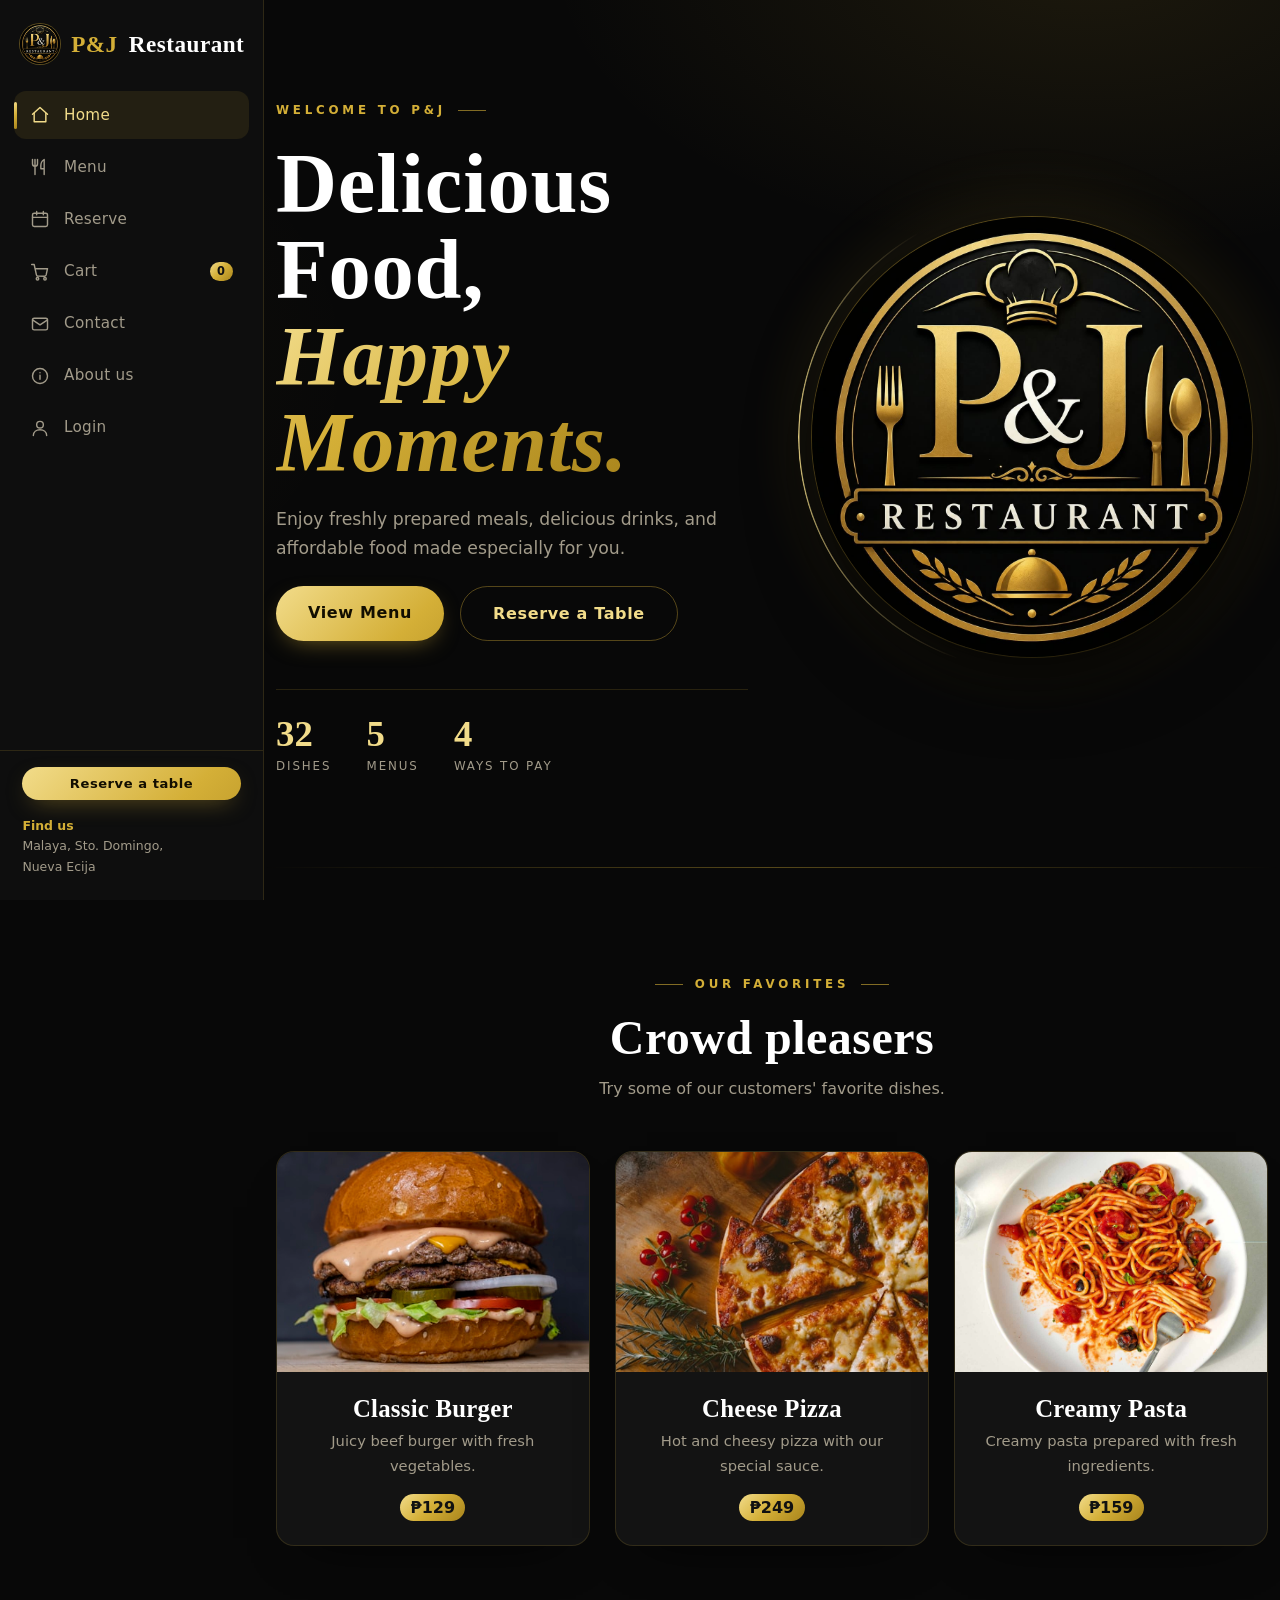
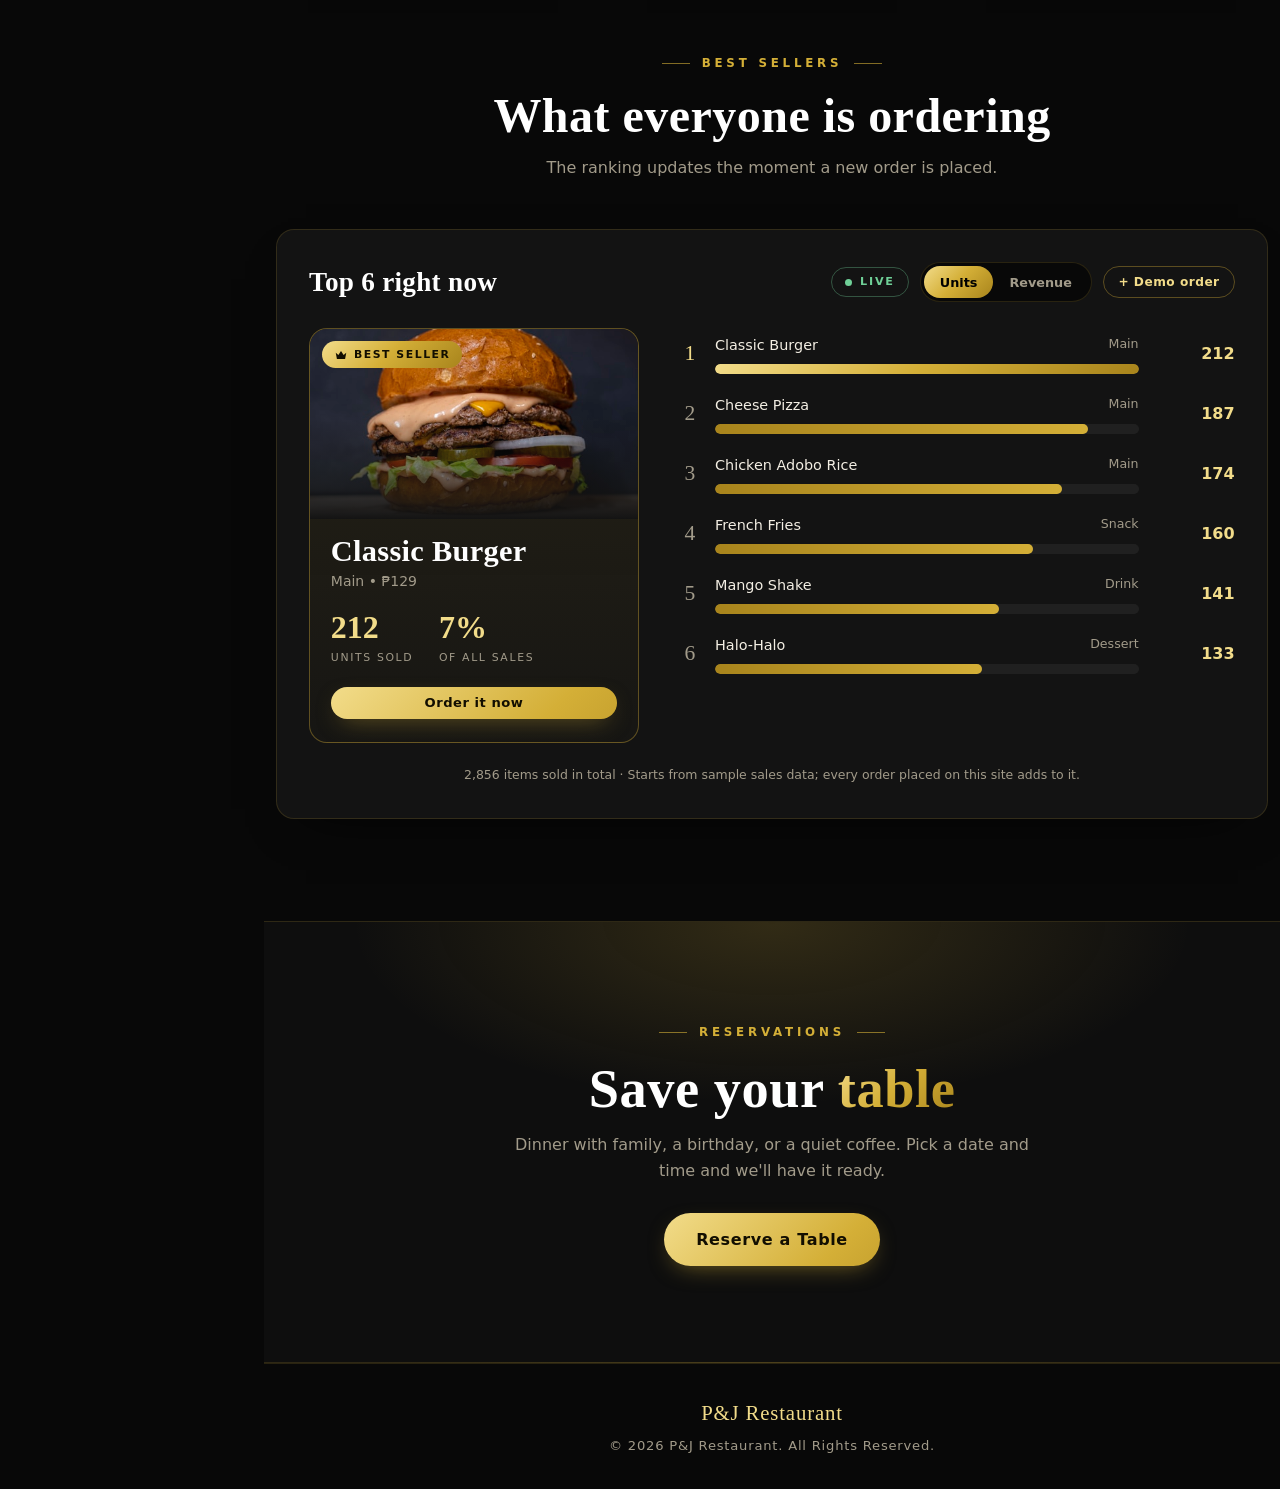
<file: index.html>
<!DOCTYPE html>
<html lang="en" data-bs-theme="dark">
<head>
  <meta charset="UTF-8">
  <meta name="viewport" content="width=device-width, initial-scale=1.0">
  <meta name="theme-color" content="#080808">
  <title>P&amp;J Restaurant</title>
  <link rel="icon" href="files/Logo.jpg">
   <link rel="stylesheet" href="bcs/bootstrap.min.css"> <!-- bootstrap -->
  <link rel="stylesheet" href="css/theme.css"> <!-- black & gold theme (all pages) -->
</head>
<body>

<!-- Mobile top bar + burger -->
<header class="topbar d-lg-none">
  <a href="index.html" class="brand"><img src="files/Logo.jpg" alt=""><span>P&amp;J</span></a>
  <button class="burger" type="button" data-bs-toggle="offcanvas" data-bs-target="#mainNav" aria-controls="mainNav" aria-label="Open menu"><svg viewBox="0 0 24 24" fill="none" stroke="currentColor" stroke-width="2" stroke-linecap="round" aria-hidden="true"><path d="M4 7h16M4 12h16M4 17h10"/></svg></button>
</header>

<!-- Sidebar: fixed on desktop, slide-in menu on mobile -->
<aside id="mainNav" class="sidebar offcanvas-lg offcanvas-start" tabindex="-1" aria-label="Main navigation">
  <div class="sidebar-head">
    <a href="index.html" class="brand"><img src="files/Logo.jpg" alt="P&amp;J Restaurant logo"><span>P&amp;J</span> Restaurant</a>
    <button type="button" class="btn-close d-lg-none" data-bs-dismiss="offcanvas" data-bs-target="#mainNav" aria-label="Close menu"></button>
  </div>
  <div class="sidebar-body">
    <nav class="navbar-nav">
        <a href="index.html" class="nav-link active" aria-current="page"><span class="nav-ico" aria-hidden="true"><svg viewBox="0 0 24 24" aria-hidden="true"><path d="M3 11l9-8 9 8"/><path d="M5 10v10h14V10"/></svg></span><span class="nav-text">Home</span></a>
        <a href="menu.html" class="nav-link"><span class="nav-ico" aria-hidden="true"><svg viewBox="0 0 24 24" aria-hidden="true"><path d="M6 3v7M3 3v5a3 3 0 0 0 6 0V3M6 10v11"/><path d="M17 21V3c-2.5 1.5-4 4-4 7.5V14h4"/></svg></span><span class="nav-text">Menu</span></a>
        <a href="reservation.html" class="nav-link"><span class="nav-ico" aria-hidden="true"><svg viewBox="0 0 24 24" aria-hidden="true"><rect x="3" y="5" width="18" height="16" rx="2"/><path d="M3 10h18M8 3v4M16 3v4"/></svg></span><span class="nav-text">Reserve</span></a>
        <a href="cart.html" class="nav-link"><span class="nav-ico" aria-hidden="true"><svg viewBox="0 0 24 24" aria-hidden="true"><circle cx="9" cy="20" r="1.5"/><circle cx="18" cy="20" r="1.5"/><path d="M2 3h3l2.7 12.4a2 2 0 0 0 2 1.6h7.7a2 2 0 0 0 2-1.5L21 8H6"/></svg></span><span class="nav-text">Cart</span> <span id="cartCount" class="badge bg-warning text-dark">0</span></a>
        <a href="contact.html" class="nav-link"><span class="nav-ico" aria-hidden="true"><svg viewBox="0 0 24 24" aria-hidden="true"><rect x="3" y="5" width="18" height="14" rx="2"/><path d="M3 7l9 6 9-6"/></svg></span><span class="nav-text">Contact</span></a>
        <a href="a.html" class="nav-link"><span class="nav-ico" aria-hidden="true"><svg viewBox="0 0 24 24" aria-hidden="true"><circle cx="12" cy="12" r="9"/><path d="M12 11v5M12 8h.01"/></svg></span><span class="nav-text">About us</span></a>
        <a href="login.html" class="nav-link"><span class="nav-ico" aria-hidden="true"><svg viewBox="0 0 24 24" aria-hidden="true"><circle cx="12" cy="8" r="4"/><path d="M4 21c0-4.4 3.6-7 8-7s8 2.6 8 7"/></svg></span><span class="nav-text">Login</span></a>
    </nav>
  </div>
  <div class="sidebar-foot">
    <a href="reservation.html" class="btn btn-warning btn-sm w-100 mb-3">Reserve a table</a>
    <b>Find us</b><br>Malaya, Sto. Domingo,<br>Nueva Ecija
  </div>
</aside>


<main>
<section class="hero">
  <div class="container">
    <div class="row align-items-center g-5">
      <div class="hero-text col-lg-6">
        <span class="eyebrow left">Welcome to P&amp;J</span>
        <h1>Delicious Food,<br><em>Happy Moments.</em></h1>
        <p class="lead">Enjoy freshly prepared meals, delicious drinks, and affordable food made especially for you.</p>
        <div class="hero-buttons mt-4 d-flex flex-wrap gap-3">
          <a href="menu.html" class="btn btn-warning btn-lg">View Menu</a>
          <a href="reservation.html" class="btn btn-outline-dark btn-lg">Reserve a Table</a>
        </div>
        <div class="hero-stats">
          <div><b data-count="32">0</b><span>Dishes</span></div>
          <div><b data-count="5">0</b><span>Menus</span></div>
          <div><b data-count="4">0</b><span>Ways to pay</span></div>
        </div>
      </div>
      <div class="hero-image col-lg-6">
        <div class="hero-emblem"><img src="files/Logo.jpg" alt="P&amp;J Restaurant"></div>
      </div>
    </div>
  </div>
</section>

<hr class="hairline">

<section class="featured section">
  <div class="container">
    <div class="section-head reveal">
      <span class="eyebrow">Our Favorites</span>
      <h2>Crowd pleasers</h2>
      <p>Try some of our customers' favorite dishes.</p>
    </div>
    <div class="food-container">
      <div class="reveal" style="--d:.05s">
        <div class="food-card card h-100">
          <div class="overflow-hidden"><img src="files/burger.jpg" class="card-img-top" alt="Burger"></div>
          <div class="card-body text-center">
            <h3>Classic Burger</h3>
            <p class="text-muted">Juicy beef burger with fresh vegetables.</p>
            <strong class="badge bg-warning text-dark fs-6">₱129</strong>
          </div>
        </div>
      </div>
      <div class="reveal" style="--d:.15s">
        <div class="food-card card h-100">
          <div class="overflow-hidden"><img src="files/pizza.jpg" class="card-img-top" alt="Pizza"></div>
          <div class="card-body text-center">
            <h3>Cheese Pizza</h3>
            <p class="text-muted">Hot and cheesy pizza with our special sauce.</p>
            <strong class="badge bg-warning text-dark fs-6">₱249</strong>
          </div>
        </div>
      </div>
      <div class="reveal" style="--d:.25s">
        <div class="food-card card h-100">
          <div class="overflow-hidden"><img src="files/pasta.jpg" class="card-img-top" alt="Pasta"></div>
          <div class="card-body text-center">
            <h3>Creamy Pasta</h3>
            <p class="text-muted">Creamy pasta prepared with fresh ingredients.</p>
            <strong class="badge bg-warning text-dark fs-6">₱159</strong>
          </div>
        </div>
      </div>
    </div>
  </div>
</section>

<section class="section pt-0" id="bestsellers">
  <div class="container">
    <div class="section-head reveal">
      <span class="eyebrow">Best Sellers</span>
      <h2>What everyone is ordering</h2>
      <p>The ranking updates the moment a new order is placed.</p>
    </div>
    <div class="sales reveal" id="salesChart">
      <div class="sales-card surface">
        <div class="sales-top">
          <h3>Top 6 right now</h3>
          <div class="sales-tools">
            <span class="live-pill" id="liveDot" hidden><i></i>Live</span>
            <div class="seg" id="metricSeg" role="group" aria-label="Chart metric">
              <button type="button" class="on" data-m="units">Units</button>
              <button type="button" data-m="revenue">Revenue</button>
            </div>
            <button type="button" id="demoOrder" class="btn btn-outline-dark sales-demo" title="Adds a random order so you can watch the chart react">+ Demo order</button>
          </div>
        </div>
        <div class="sales-grid">
          <div class="spotlight" id="spotlight">
            <span class="crown"><svg viewBox="0 0 24 24" aria-hidden="true"><path d="M3 8l4.5 4L12 5l4.5 7L21 8l-2 11H5z"/></svg>Best seller</span>
            <div class="spotlight-img" id="spotImg">🍽️</div>
            <div class="spotlight-body">
              <h4>—</h4>
              <small></small>
              <div class="spotlight-stats">
                <div><b data-s="value" data-v="0">0</b><span data-s="label">units sold</span></div>
                <div><b data-s="share">0%</b><span>of all sales</span></div>
              </div>
              <a href="menu.html" class="btn btn-warning btn-sm">Order it now</a>
            </div>
          </div>
          <div class="rank-list" id="rankList" aria-label="Best selling products ranking"></div>
        </div>
        <p class="sales-foot"><span id="salesTotal"></span> · Starts from sample sales data; every order placed on this site adds to it.</p>
      </div>
    </div>
  </div>
</section>

<section class="reserve-band">
  <div class="container reveal">
    <span class="eyebrow">Reservations</span>
    <h2>Save your <span class="gold-text">table</span></h2>
    <p>Dinner with family, a birthday, or a quiet coffee. Pick a date and time and we'll have it ready.</p>
    <a href="reservation.html" class="btn btn-warning btn-lg">Reserve a Table</a>
  </div>
</section>
</main>


<footer>
  <span class="foot-brand">P&amp;J Restaurant</span>
  <p>© 2026 P&amp;J Restaurant. All Rights Reserved.</p>
</footer>

<script src="botjs/bootstrap.bundle.min.js"></script>
<script src="js/script.js"></script>
<script src="js/account.js"></script>
<script src="js/sales.js"></script>
<script src="js/ui.js"></script>
</body>
</html>
</file>
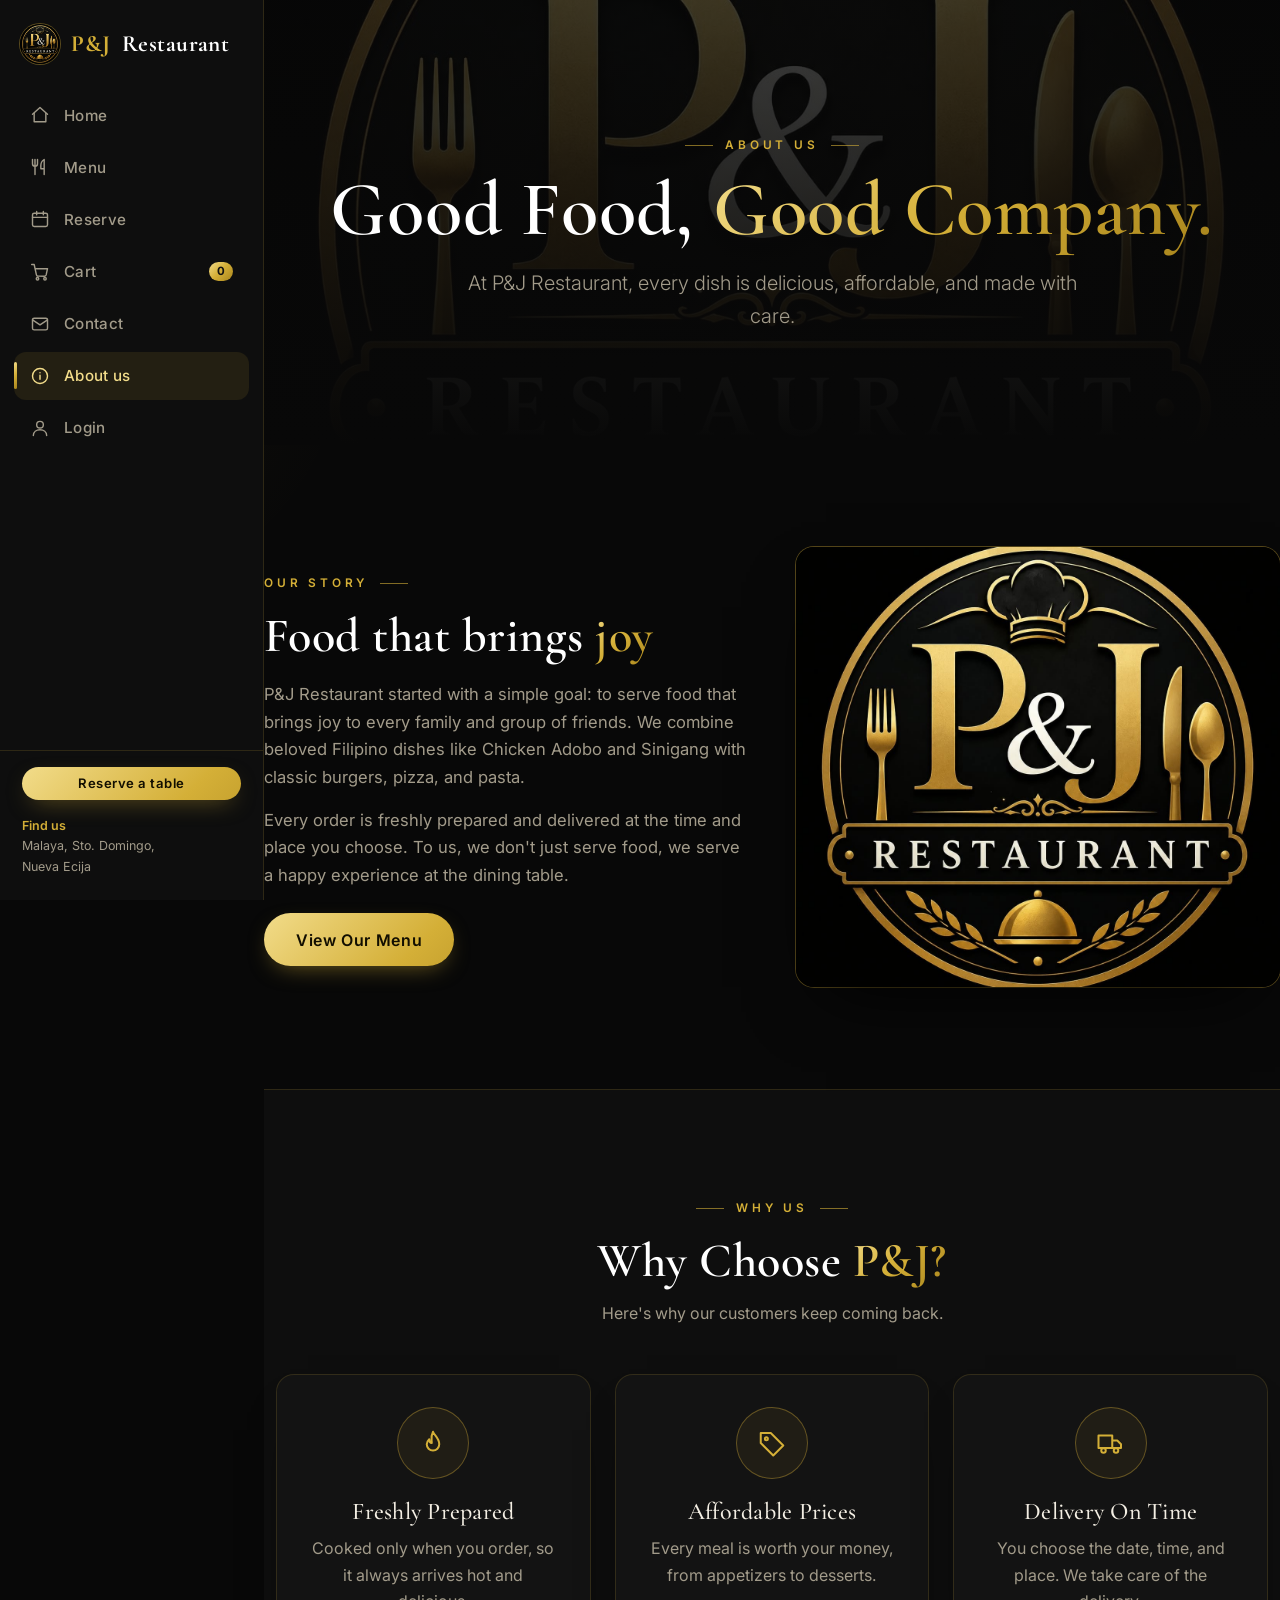
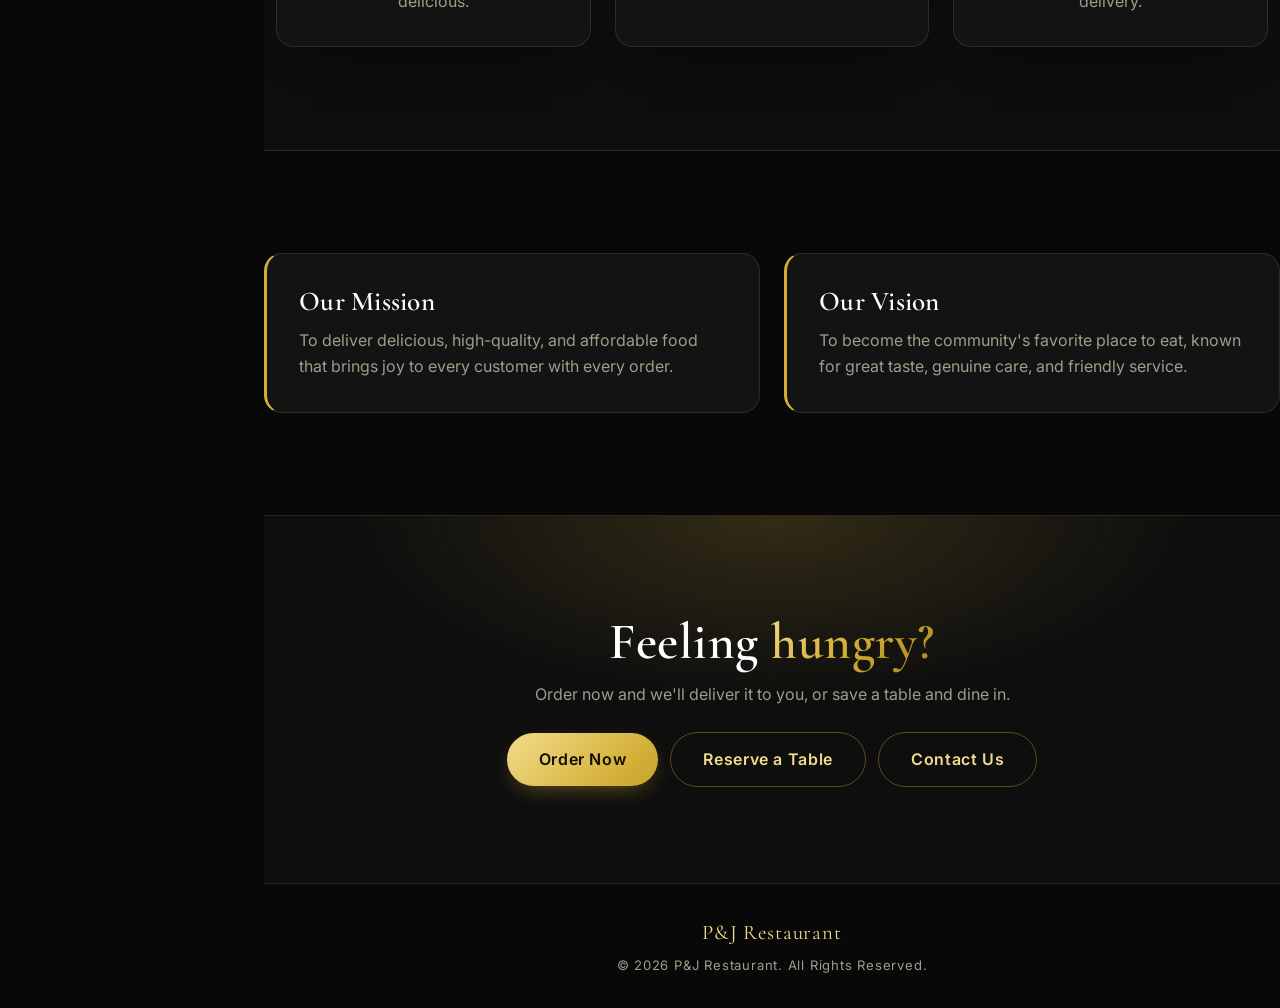
<file: a.html>
<!DOCTYPE html>
<html lang="en" data-bs-theme="dark">
<head>
  <meta charset="UTF-8">
  <meta name="viewport" content="width=device-width, initial-scale=1.0">
  <meta name="theme-color" content="#080808">
  <title>About | P&amp;J Restaurant</title>
  <link rel="icon" href="files/Logo.jpg">
  <link rel="preconnect" href="https://fonts.googleapis.com">
  <link rel="preconnect" href="https://fonts.gstatic.com" crossorigin>
  <link href="https://fonts.googleapis.com/css2?family=Cormorant+Garamond:ital,wght@0,500;0,600;0,700;1,500;1,600&family=Inter:wght@400;500;600&display=swap" rel="stylesheet">
  <link rel="stylesheet" href="bcs/bootstrap.min.css"> <!-- bootstrap -->
  <link rel="stylesheet" href="css/theme.css"> <!-- black & gold theme (all pages) -->
</head>
<body>

<!-- Mobile top bar + burger -->
<header class="topbar d-lg-none">
  <a href="index.html" class="brand"><img src="files/Logo.jpg" alt=""><span>P&amp;J</span></a>
  <button class="burger" type="button" data-bs-toggle="offcanvas" data-bs-target="#mainNav" aria-controls="mainNav" aria-label="Open menu"><svg viewBox="0 0 24 24" fill="none" stroke="currentColor" stroke-width="2" stroke-linecap="round" aria-hidden="true"><path d="M4 7h16M4 12h16M4 17h10"/></svg></button>
</header>

<!-- Sidebar: fixed on desktop, slide-in menu on mobile -->
<aside id="mainNav" class="sidebar offcanvas-lg offcanvas-start" tabindex="-1" aria-label="Main navigation">
  <div class="sidebar-head">
    <a href="index.html" class="brand"><img src="files/Logo.jpg" alt="P&amp;J Restaurant logo"><span>P&amp;J</span> Restaurant</a>
    <button type="button" class="btn-close d-lg-none" data-bs-dismiss="offcanvas" data-bs-target="#mainNav" aria-label="Close menu"></button>
  </div>
  <div class="sidebar-body">
    <nav class="navbar-nav">
        <a href="index.html" class="nav-link"><span class="nav-ico" aria-hidden="true"><svg viewBox="0 0 24 24" aria-hidden="true"><path d="M3 11l9-8 9 8"/><path d="M5 10v10h14V10"/></svg></span><span class="nav-text">Home</span></a>
        <a href="menu.html" class="nav-link"><span class="nav-ico" aria-hidden="true"><svg viewBox="0 0 24 24" aria-hidden="true"><path d="M6 3v7M3 3v5a3 3 0 0 0 6 0V3M6 10v11"/><path d="M17 21V3c-2.5 1.5-4 4-4 7.5V14h4"/></svg></span><span class="nav-text">Menu</span></a>
        <a href="reservation.html" class="nav-link"><span class="nav-ico" aria-hidden="true"><svg viewBox="0 0 24 24" aria-hidden="true"><rect x="3" y="5" width="18" height="16" rx="2"/><path d="M3 10h18M8 3v4M16 3v4"/></svg></span><span class="nav-text">Reserve</span></a>
        <a href="cart.html" class="nav-link"><span class="nav-ico" aria-hidden="true"><svg viewBox="0 0 24 24" aria-hidden="true"><circle cx="9" cy="20" r="1.5"/><circle cx="18" cy="20" r="1.5"/><path d="M2 3h3l2.7 12.4a2 2 0 0 0 2 1.6h7.7a2 2 0 0 0 2-1.5L21 8H6"/></svg></span><span class="nav-text">Cart</span> <span id="cartCount" class="badge bg-warning text-dark">0</span></a>
        <a href="contact.html" class="nav-link"><span class="nav-ico" aria-hidden="true"><svg viewBox="0 0 24 24" aria-hidden="true"><rect x="3" y="5" width="18" height="14" rx="2"/><path d="M3 7l9 6 9-6"/></svg></span><span class="nav-text">Contact</span></a>
        <a href="a.html" class="nav-link active" aria-current="page"><span class="nav-ico" aria-hidden="true"><svg viewBox="0 0 24 24" aria-hidden="true"><circle cx="12" cy="12" r="9"/><path d="M12 11v5M12 8h.01"/></svg></span><span class="nav-text">About us</span></a>
        <a href="login.html" class="nav-link"><span class="nav-ico" aria-hidden="true"><svg viewBox="0 0 24 24" aria-hidden="true"><circle cx="12" cy="8" r="4"/><path d="M4 21c0-4.4 3.6-7 8-7s8 2.6 8 7"/></svg></span><span class="nav-text">Login</span></a>
    </nav>
  </div>
  <div class="sidebar-foot">
    <a href="reservation.html" class="btn btn-warning btn-sm w-100 mb-3">Reserve a table</a>
    <b>Find us</b><br>Malaya, Sto. Domingo,<br>Nueva Ecija
  </div>
</aside>


<section class="about-hero">
  <div class="container">
    <span class="eyebrow">About us</span>
    <h1>Good Food, <span class="gold-text">Good Company.</span></h1>
    <p class="lead mx-auto mt-3" style="max-width: 620px;">At P&amp;J Restaurant, every dish is delicious, affordable, and made with care.</p>
  </div>
</section>

<main>
<!-- Our Story -->
<section class="container section">
  <div class="row align-items-center g-5">
    <div class="col-lg-6 story-text reveal">
      <span class="eyebrow left">Our Story</span>
      <h2 class="mb-3">Food that brings <span class="gold-text">joy</span></h2>
      <p>P&amp;J Restaurant started with a simple goal: to serve food that brings joy to every family and group of friends. We combine beloved Filipino dishes like Chicken Adobo and Sinigang with classic burgers, pizza, and pasta.</p>
      <p>Every order is freshly prepared and delivered at the time and place you choose. To us, we don't just serve food, we serve a happy experience at the dining table.</p>
      <a href="menu.html" class="btn btn-warning btn-lg mt-2">View Our Menu</a>
    </div>
    <div class="col-lg-6 text-center story-image reveal" style="--d:.15s">
      <img src="files/Logo.jpg" alt="P&amp;J Restaurant" class="img-fluid">
    </div>
  </div>
</section>

<!-- Why Choose Us -->
<section class="why-us section">
  <div class="container">
    <div class="section-head reveal">
      <span class="eyebrow">Why us</span>
      <h2>Why Choose <span class="gold-text">P&amp;J?</span></h2>
      <p>Here's why our customers keep coming back.</p>
    </div>
    <div class="row g-4">
      <div class="col-md-4 reveal" style="--d:.05s">
        <div class="about-card card h-100 text-center">
          <div class="about-icon"><svg viewBox="0 0 24 24" aria-hidden="true"><path d="M12 3c1 3 5 5 5 10a5 5 0 0 1-10 0c0-2 1-3 2-4 0 2 1 3 2 3 0-3-1-5 1-9z"/></svg></div>
          <h3 class="h4">Freshly Prepared</h3>
          <p class="text-muted mb-0">Cooked only when you order, so it always arrives hot and delicious.</p>
        </div>
      </div>
      <div class="col-md-4 reveal" style="--d:.15s">
        <div class="about-card card h-100 text-center">
          <div class="about-icon"><svg viewBox="0 0 24 24" aria-hidden="true"><path d="M3 12V4h8l10 10-8 8L3 12z"/><circle cx="7.5" cy="8.5" r="1.2"/></svg></div>
          <h3 class="h4">Affordable Prices</h3>
          <p class="text-muted mb-0">Every meal is worth your money, from appetizers to desserts.</p>
        </div>
      </div>
      <div class="col-md-4 reveal" style="--d:.25s">
        <div class="about-card card h-100 text-center">
          <div class="about-icon"><svg viewBox="0 0 24 24" aria-hidden="true"><path d="M2 6h11v10H2zM13 10h4l3 3v3h-7"/><circle cx="6" cy="18" r="1.8"/><circle cx="16" cy="18" r="1.8"/></svg></div>
          <h3 class="h4">Delivery On Time</h3>
          <p class="text-muted mb-0">You choose the date, time, and place. We take care of the delivery.</p>
        </div>
      </div>
    </div>
  </div>
</section>

<!-- Mission & Vision -->
<section class="container section">
  <div class="row g-4">
    <div class="col-md-6 reveal">
      <div class="mv-card h-100">
        <h3>Our Mission</h3>
        <p class="text-muted mb-0">To deliver delicious, high-quality, and affordable food that brings joy to every customer with every order.</p>
      </div>
    </div>
    <div class="col-md-6 reveal" style="--d:.12s">
      <div class="mv-card h-100">
        <h3>Our Vision</h3>
        <p class="text-muted mb-0">To become the community's favorite place to eat, known for great taste, genuine care, and friendly service.</p>
      </div>
    </div>
  </div>
</section>

<!-- Call to action -->
<section class="cta">
  <div class="container reveal">
    <h2>Feeling <span class="gold-text">hungry?</span></h2>
    <p class="text-muted mb-4">Order now and we'll deliver it to you, or save a table and dine in.</p>
    <a href="menu.html" class="btn btn-warning btn-lg me-2">Order Now</a>
    <a href="reservation.html" class="btn btn-outline-dark btn-lg me-2">Reserve a Table</a>
    <a href="contact.html" class="btn btn-outline-dark btn-lg">Contact Us</a>
  </div>
</section>
</main>


<footer>
  <span class="foot-brand">P&amp;J Restaurant</span>
  <p>© 2026 P&amp;J Restaurant. All Rights Reserved.</p>
</footer>

<script src="botjs/bootstrap.bundle.min.js"></script>
<script src="js/script.js"></script>
<script src="js/account.js"></script>
<script src="js/ui.js"></script>
</body>
</html>
</file>
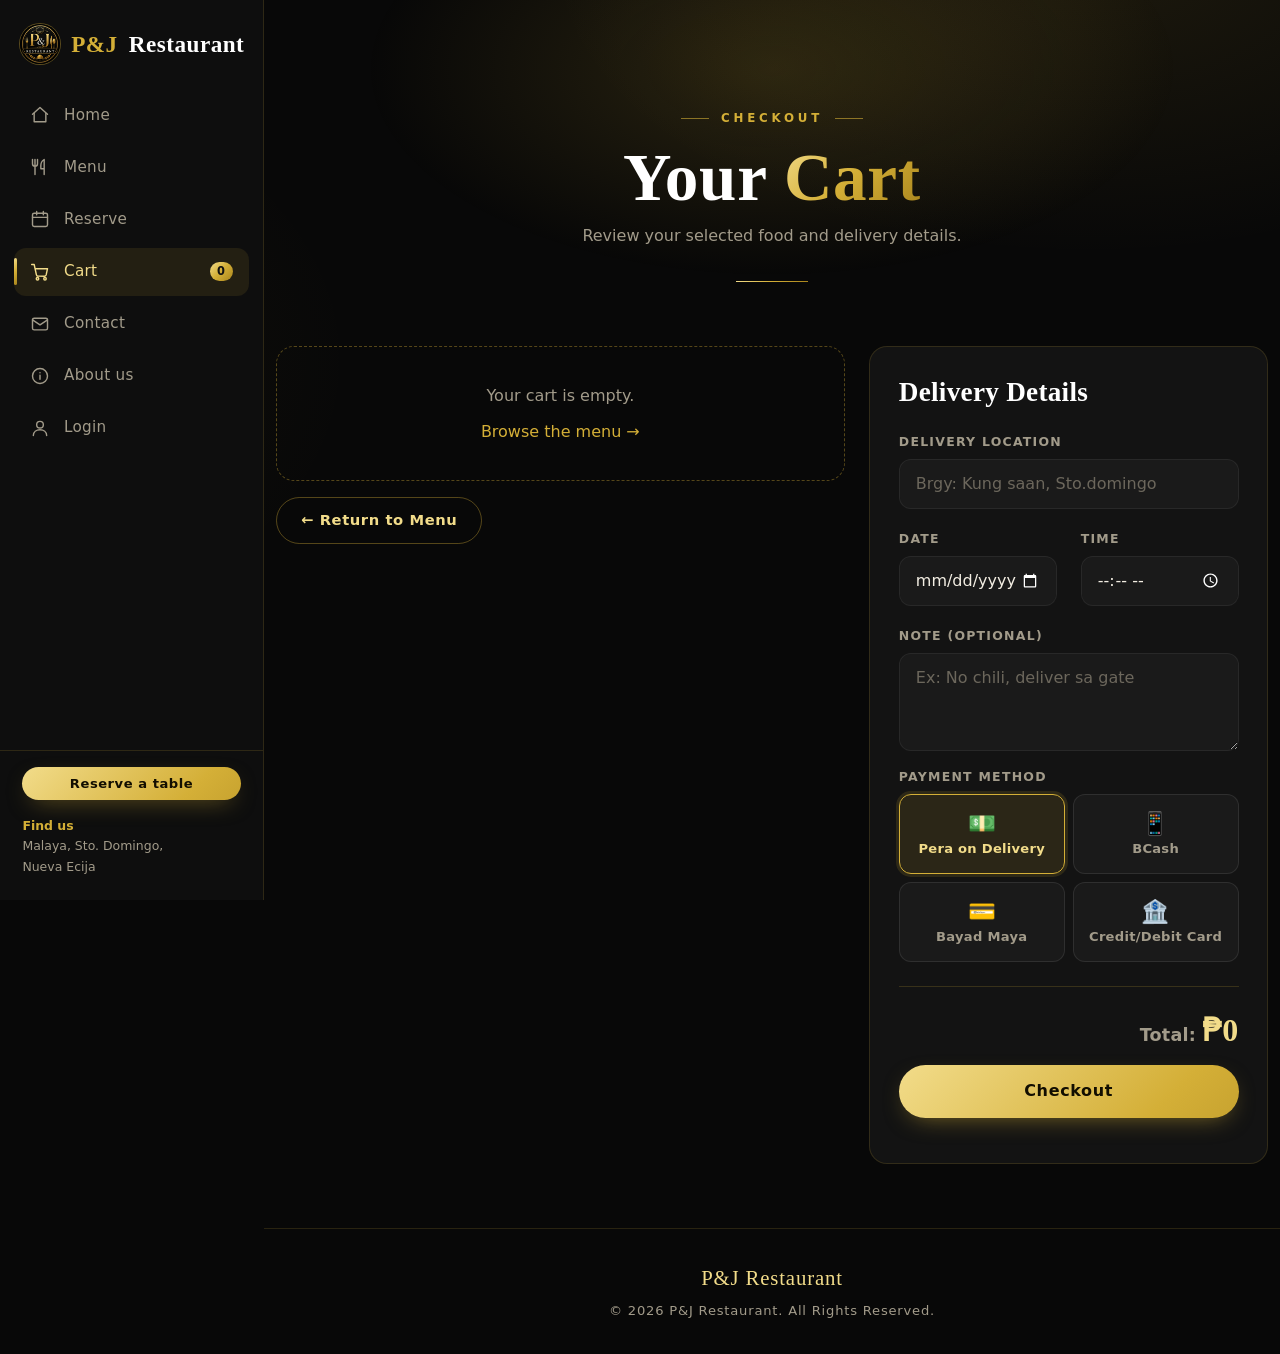
<file: cart.html>
<!DOCTYPE html>
<html lang="en" data-bs-theme="dark">

<head>
  <meta charset="UTF-8">
  <meta name="viewport" content="width=device-width, initial-scale=1.0">
  <meta name="theme-color" content="#080808">
  <title>Cart | P&amp;J Restaurant</title>
  <link rel="icon" href="files/Logo.jpg">
  <link rel="stylesheet" href="bcs/bootstrap.min.css"> <!-- bootstrap -->
  <link rel="stylesheet" href="css/theme.css"> <!-- black & gold theme (all pages) -->
</head>

<body>

  <!-- Mobile top bar + burger -->
  <header class="topbar d-lg-none">
    <a href="index.html" class="brand"><img src="files/Logo.jpg" alt=""><span>P&amp;J</span></a>
    <button class="burger" type="button" data-bs-toggle="offcanvas" data-bs-target="#mainNav" aria-controls="mainNav"
      aria-label="Open menu"><svg viewBox="0 0 24 24" fill="none" stroke="currentColor" stroke-width="2"
        stroke-linecap="round" aria-hidden="true">
        <path d="M4 7h16M4 12h16M4 17h10" />
      </svg></button>
  </header>

  <!-- Sidebar: on desktop, slide-in menu on mobile -->
  <aside id="mainNav" class="sidebar offcanvas-lg offcanvas-start" tabindex="-1" aria-label="Main navigation">
    <div class="sidebar-head">
      <a href="index.html" class="brand"><img src="files/Logo.jpg" alt="P&amp;J Restaurant logo"><span>P&amp;J</span>
        Restaurant</a>
      <button type="button" class="btn-close d-lg-none" data-bs-dismiss="offcanvas" data-bs-target="#mainNav"
        aria-label="Close menu"></button>
    </div>
    <div class="sidebar-body">
      <nav class="navbar-nav">
        <a href="index.html" class="nav-link"><span class="nav-ico" aria-hidden="true"><svg viewBox="0 0 24 24"
              aria-hidden="true">
              <path d="M3 11l9-8 9 8" />
              <path d="M5 10v10h14V10" />
            </svg></span><span class="nav-text">Home</span></a>
        <a href="menu.html" class="nav-link"><span class="nav-ico" aria-hidden="true"><svg viewBox="0 0 24 24"
              aria-hidden="true">
              <path d="M6 3v7M3 3v5a3 3 0 0 0 6 0V3M6 10v11" />
              <path d="M17 21V3c-2.5 1.5-4 4-4 7.5V14h4" />
            </svg></span><span class="nav-text">Menu</span></a>
        <a href="reservation.html" class="nav-link"><span class="nav-ico" aria-hidden="true"><svg viewBox="0 0 24 24"
              aria-hidden="true">
              <rect x="3" y="5" width="18" height="16" rx="2" />
              <path d="M3 10h18M8 3v4M16 3v4" />
            </svg></span><span class="nav-text">Reserve</span></a>
        <a href="cart.html" class="nav-link active" aria-current="page"><span class="nav-ico" aria-hidden="true"><svg
              viewBox="0 0 24 24" aria-hidden="true">
              <circle cx="9" cy="20" r="1.5" />
              <circle cx="18" cy="20" r="1.5" />
              <path d="M2 3h3l2.7 12.4a2 2 0 0 0 2 1.6h7.7a2 2 0 0 0 2-1.5L21 8H6" />
            </svg></span><span class="nav-text">Cart</span> <span id="cartCount"
            class="badge bg-warning text-dark">0</span></a>
        <a href="contact.html" class="nav-link"><span class="nav-ico" aria-hidden="true"><svg viewBox="0 0 24 24"
              aria-hidden="true">
              <rect x="3" y="5" width="18" height="14" rx="2" />
              <path d="M3 7l9 6 9-6" />
            </svg></span><span class="nav-text">Contact</span></a>
        <a href="a.html" class="nav-link"><span class="nav-ico" aria-hidden="true"><svg viewBox="0 0 24 24"
              aria-hidden="true">
              <circle cx="12" cy="12" r="9" />
              <path d="M12 11v5M12 8h.01" />
            </svg></span><span class="nav-text">About us</span></a>
        <a href="login.html" class="nav-link"><span class="nav-ico" aria-hidden="true"><svg viewBox="0 0 24 24"
              aria-hidden="true">
              <circle cx="12" cy="8" r="4" />
              <path d="M4 21c0-4.4 3.6-7 8-7s8 2.6 8 7" />
            </svg></span><span class="nav-text">Login</span></a>
      </nav>
    </div>
    <div class="sidebar-foot">
      <a href="reservation.html" class="btn btn-warning btn-sm w-100 mb-3">Reserve a table</a>
      <b>Find us</b><br>Malaya, Sto. Domingo,<br>Nueva Ecija
    </div>
  </aside>


  <section class="page-hero">
    <span class="eyebrow">Checkout</span>
    <h1>Your <span class="gold-text">Cart</span></h1>
    <p>Review your selected food and delivery details.</p>
  </section>

  <section class="cart-section">
    <div class="container">
      <div class="row g-4">
        <!-- Left: Cart Items -->
        <div class="col-lg-7">
          <div id="cartItems"></div>
          <a href="menu.html" class="btn btn-outline-dark mt-3">← Return to Menu</a>
        </div>

        <!-- Right: Delivery Details -->
        <div class="col-lg-5">
          <div class="cart-card">
            <h4>Delivery Details</h4>

            <div class="mb-3">
              <label for="deliveryLocation" class="form-label">Delivery Location</label>
              <input type="text" id="deliveryLocation" class="form-control" placeholder="Brgy: Kung saan, Sto.domingo">
            </div>

            <div class="row">
              <div class="col-6 mb-3">
                <label for="deliveryDate" class="form-label">Date</label>
                <input type="date" id="deliveryDate" class="form-control">
              </div>
              <div class="col-6 mb-3">
                <label for="deliveryTime" class="form-label">Time</label>
                <input type="time" id="deliveryTime" class="form-control">
              </div>
            </div>

            <div class="mb-3">
              <label for="deliveryNote" class="form-label">Note (Optional)</label>
              <textarea id="deliveryNote" class="form-control" rows="3"
                placeholder="Ex: No chili, deliver sa gate"></textarea>
            </div>

            <!-- Payment Method -->
            <div class="mb-3">
              <span class="form-label d-block">Payment Method</span>
              <div id="paymentOptions" class="row g-2">
                <div class="col-6">
                  <input type="radio" class="btn-check" name="paymentMethod" id="payCod" value="Cash on Delivery"
                    checked>
                  <label class="btn payment-option w-100" for="payCod"><span class="pay-icon">💵</span><span
                      class="pay-name">Pera on Delivery</span></label>
                </div>
                <div class="col-6">
                  <input type="radio" class="btn-check" name="paymentMethod" id="payGcash" value="GCash">
                  <label class="btn payment-option w-100" for="payGcash"><span class="pay-icon">📱</span><span
                      class="pay-name">BCash</span></label>
                </div>
                <div class="col-6">
                  <input type="radio" class="btn-check" name="paymentMethod" id="payMaya" value="Maya">
                  <label class="btn payment-option w-100" for="payMaya"><span class="pay-icon">💳</span><span
                      class="pay-name">Bayad Maya</span></label>
                </div>
                <div class="col-6">
                  <input type="radio" class="btn-check" name="paymentMethod" id="payCard" value="Credit/Debit Card">
                  <label class="btn payment-option w-100" for="payCard"><span class="pay-icon">🏦</span><span
                      class="pay-name">Credit/Debit Card</span></label>
                </div>
              </div>
            </div>

            <hr class="my-4">

            <div class="cart-total text-end">
              <h2 class="mb-3">Total: <span class="text-danger fw-bold">₱<span id="cartTotal">0</span></span></h2>
              <button type="button" id="checkoutBtn" class="btn btn-warning btn-lg w-100">Checkout</button>
              <p id="checkoutMsg" class="mt-3 small fw-bold text-success"></p>
              <button type="button" id="orderAgainBtn" class="btn btn-outline-dark w-100 mt-2"
                style="display:none;">Order Again</button>
            </div>
          </div>
        </div>
      </div>
    </div>
  </section>


  <footer>
    <span class="foot-brand">P&amp;J Restaurant</span>
    <p>© 2026 P&amp;J Restaurant. All Rights Reserved.</p>
  </footer>

  <script src="botjs/bootstrap.bundle.min.js"></script>
  <script src="js/script.js"></script>
  <script src="js/account.js"></script>
  <script src="js/ui.js"></script>
</body>

</html>
</file>
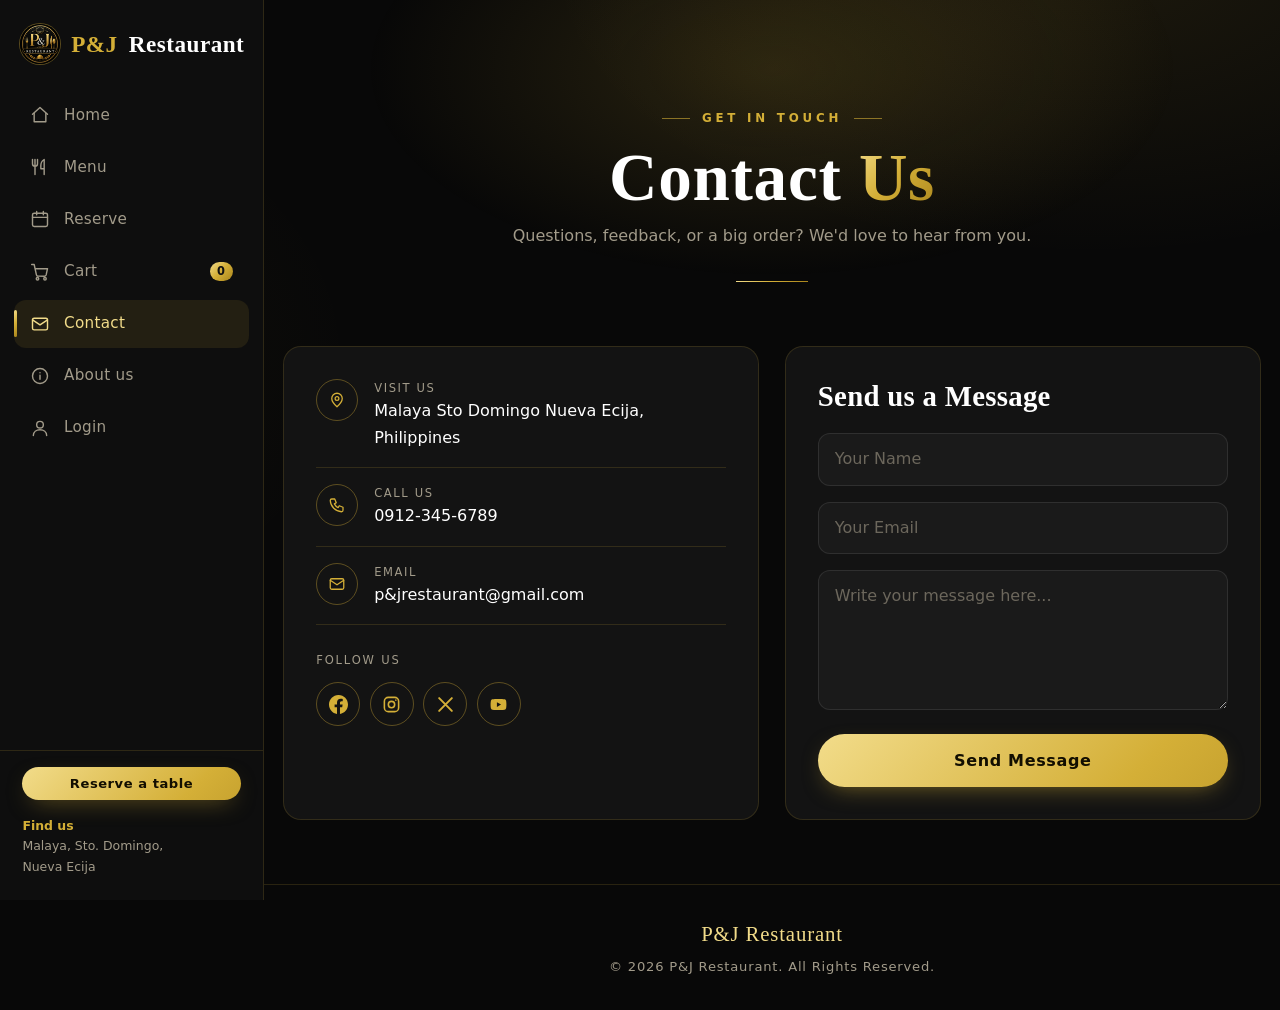
<file: contact.html>
<!DOCTYPE html>
<html lang="en" data-bs-theme="dark">

<head>
  <meta charset="UTF-8">
  <meta name="viewport" content="width=device-width, initial-scale=1.0">
  <meta name="theme-color" content="#080808">
  <title>Contact | P&amp;J Restaurant</title>
  <link rel="icon" href="files/Logo.jpg">
  <link rel="stylesheet" href="bcs/bootstrap.min.css"> <!-- bootstrap -->
  <link rel="stylesheet" href="css/theme.css"> <!-- black & gold theme (all pages) -->
</head>

<body>

  <!-- Mobile top bar + burger -->
  <header class="topbar d-lg-none">
    <a href="index.html" class="brand"><img src="files/Logo.jpg" alt=""><span>P&amp;J</span></a>
    <button class="burger" type="button" data-bs-toggle="offcanvas" data-bs-target="#mainNav" aria-controls="mainNav"
      aria-label="Open menu"><svg viewBox="0 0 24 24" fill="none" stroke="currentColor" stroke-width="2"
        stroke-linecap="round" aria-hidden="true">
        <path d="M4 7h16M4 12h16M4 17h10" />
      </svg></button>
  </header>

  <!-- Sidebar: fixed on desktop, slide-in menu on mobile -->
  <aside id="mainNav" class="sidebar offcanvas-lg offcanvas-start" tabindex="-1" aria-label="Main navigation">
    <div class="sidebar-head">
      <a href="index.html" class="brand"><img src="files/Logo.jpg" alt="P&amp;J Restaurant logo"><span>P&amp;J</span>
        Restaurant</a>
      <button type="button" class="btn-close d-lg-none" data-bs-dismiss="offcanvas" data-bs-target="#mainNav"
        aria-label="Close menu"></button>
    </div>
    <div class="sidebar-body">
      <nav class="navbar-nav">
        <a href="index.html" class="nav-link"><span class="nav-ico" aria-hidden="true"><svg viewBox="0 0 24 24"
              aria-hidden="true">
              <path d="M3 11l9-8 9 8" />
              <path d="M5 10v10h14V10" />
            </svg></span><span class="nav-text">Home</span></a>
        <a href="menu.html" class="nav-link"><span class="nav-ico" aria-hidden="true"><svg viewBox="0 0 24 24"
              aria-hidden="true">
              <path d="M6 3v7M3 3v5a3 3 0 0 0 6 0V3M6 10v11" />
              <path d="M17 21V3c-2.5 1.5-4 4-4 7.5V14h4" />
            </svg></span><span class="nav-text">Menu</span></a>
        <a href="reservation.html" class="nav-link"><span class="nav-ico" aria-hidden="true"><svg viewBox="0 0 24 24"
              aria-hidden="true">
              <rect x="3" y="5" width="18" height="16" rx="2" />
              <path d="M3 10h18M8 3v4M16 3v4" />
            </svg></span><span class="nav-text">Reserve</span></a>
        <a href="cart.html" class="nav-link"><span class="nav-ico" aria-hidden="true"><svg viewBox="0 0 24 24"
              aria-hidden="true">
              <circle cx="9" cy="20" r="1.5" />
              <circle cx="18" cy="20" r="1.5" />
              <path d="M2 3h3l2.7 12.4a2 2 0 0 0 2 1.6h7.7a2 2 0 0 0 2-1.5L21 8H6" />
            </svg></span><span class="nav-text">Cart</span> <span id="cartCount"
            class="badge bg-warning text-dark">0</span></a>
        <a href="contact.html" class="nav-link active" aria-current="page"><span class="nav-ico" aria-hidden="true"><svg
              viewBox="0 0 24 24" aria-hidden="true">
              <rect x="3" y="5" width="18" height="14" rx="2" />
              <path d="M3 7l9 6 9-6" />
            </svg></span><span class="nav-text">Contact</span></a>
        <a href="a.html" class="nav-link"><span class="nav-ico" aria-hidden="true"><svg viewBox="0 0 24 24"
              aria-hidden="true">
              <circle cx="12" cy="12" r="9" />
              <path d="M12 11v5M12 8h.01" />
            </svg></span><span class="nav-text">About us</span></a>
        <a href="login.html" class="nav-link"><span class="nav-ico" aria-hidden="true"><svg viewBox="0 0 24 24"
              aria-hidden="true">
              <circle cx="12" cy="8" r="4" />
              <path d="M4 21c0-4.4 3.6-7 8-7s8 2.6 8 7" />
            </svg></span><span class="nav-text">Login</span></a>
      </nav>
    </div>
    <div class="sidebar-foot">
      <a href="reservation.html" class="btn btn-warning btn-sm w-100 mb-3">Reserve a table</a>
      <b>Find us</b><br>Malaya, Sto. Domingo,<br>Nueva Ecija
    </div>
  </aside>


  <section class="page-hero">
    <span class="eyebrow">Get in touch</span>
    <h1>Contact <span class="gold-text">Us</span></h1>
    <p>Questions, feedback, or a big order? We'd love to hear from you.</p>
  </section>

  <main class="contact" id="contact">
    <div class="contact-wrapper">
      <!-- INFO + SOCIAL -->
      <div class="contact-info">
        <div class="row-item"><span class="row-ico"><svg viewBox="0 0 24 24" aria-hidden="true">
              <path d="M12 21s7-6.2 7-11a7 7 0 0 0-14 0c0 4.8 7 11 7 11z" />
              <circle cx="12" cy="10" r="2.5" />
            </svg></span>
          <div><small>Visit us</small><span class="val">Malaya Sto Domingo Nueva Ecija, Philippines</span></div>
        </div>
        <div class="row-item"><span class="row-ico"><svg viewBox="0 0 24 24" aria-hidden="true">
              <path d="M5 4h4l2 5-2.5 1.5a11 11 0 0 0 5 5L15 13l5 2v4a2 2 0 0 1-2 2A16 16 0 0 1 3 6a2 2 0 0 1 2-2z" />
            </svg></span>
          <div><small>Call us</small><a href="tel:09123456789">0912-345-6789</a></div>
        </div>
        <div class="row-item"><span class="row-ico"><svg viewBox="0 0 24 24" aria-hidden="true">
              <rect x="3" y="5" width="18" height="14" rx="2" />
              <path d="M3 7l9 6 9-6" />
            </svg></span>
          <div><small>Email</small><a href="mailto:p&amp;jrestaurant@gmail.com">p&amp;jrestaurant@gmail.com</a></div>
        </div>
        <div class="social-title">Follow Us</div>
        <div class="social-buttons">
          <button type="button" class="social-btn" aria-label="Facebook">
            <svg viewBox="0 0 16 16" fill="currentColor">
              <path
                d="M16 8.049c0-4.446-3.582-8.05-8-8.05C3.58 0-.002 3.603-.002 8.05c0 4.017 2.926 7.347 6.75 7.951v-5.625h-2.03V8.05H6.75V6.275c0-2.017 1.195-3.131 3.022-3.131.876 0 1.791.157 1.791.157v1.98h-1.009c-.993 0-1.303.621-1.303 1.258v1.51h2.218l-.354 2.326H9.25V16c3.824-.604 6.75-3.934 6.75-7.951z" />
            </svg>
          </button>
          <button type="button" class="social-btn" aria-label="Instagram">
            <svg viewBox="0 0 24 24" fill="none" stroke="currentColor" stroke-width="2" stroke-linecap="round"
              stroke-linejoin="round">
              <rect x="3" y="3" width="18" height="18" rx="5" />
              <circle cx="12" cy="12" r="4" />
              <circle cx="17.5" cy="6.5" r="1" fill="currentColor" stroke="none" />
            </svg>
          </button>
          <button type="button" class="social-btn" aria-label="X">
            <svg viewBox="0 0 24 24" fill="none" stroke="currentColor" stroke-width="2.5" stroke-linecap="round">
              <path d="M4 4l16 16M20 4L4 20" />
            </svg>
          </button>
          <button type="button" class="social-btn" aria-label="YouTube">
            <svg viewBox="0 0 24 24" fill="currentColor">
              <path
                d="M21.6 7.2a2.5 2.5 0 0 0-1.8-1.8C18.2 5 12 5 12 5s-6.2 0-7.8.4A2.5 2.5 0 0 0 2.4 7.2C2 8.8 2 12 2 12s0 3.2.4 4.8a2.5 2.5 0 0 0 1.8 1.8C5.8 19 12 19 12 19s6.2 0 7.8-.4a2.5 2.5 0 0 0 1.8-1.8c.4-1.6.4-4.8.4-4.8s0-3.2-.4-4.8zM10 15V9l5.2 3L10 15z" />
            </svg>
          </button>
        </div>
      </div>

      <!-- MESSAGE FORM -->
      <form class="contact-form" onsubmit="sendMessage(event)">
        <h3>Send us a Message</h3>
        <input type="text" placeholder="Your Name" aria-label="Your name" required>
        <input type="email" placeholder="Your Email" aria-label="Your email" required>
        <textarea placeholder="Write your message here..." aria-label="Your message" required></textarea>
        <button type="submit" class="btn btn-warning btn-lg w-100">Send Message</button>
      </form>
    </div>
  </main>


  <footer>
    <span class="foot-brand">P&amp;J Restaurant</span>
    <p>© 2026 P&amp;J Restaurant. All Rights Reserved.</p>
  </footer>

  <script src="botjs/bootstrap.bundle.min.js"></script>
  <script src="js/script.js"></script>
  <script src="js/account.js"></script>
  <script src="js/ui.js"></script>
</body>

</html>
</file>
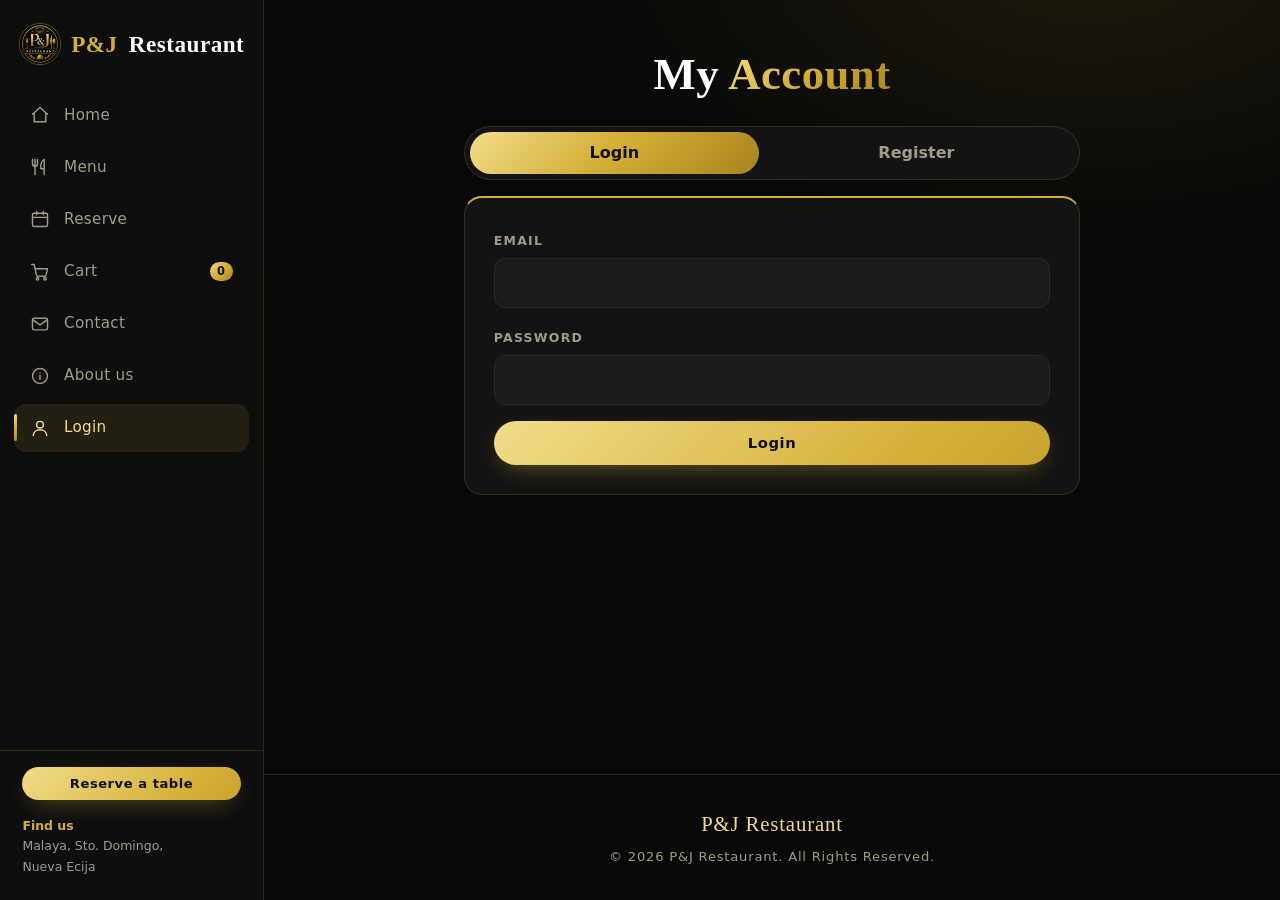
<file: login.html>
<!DOCTYPE html>
<html lang="en" data-bs-theme="dark">
<head>
  <meta charset="UTF-8">
  <meta name="viewport" content="width=device-width, initial-scale=1.0">
  <meta name="theme-color" content="#080808">
  <title>Account | P&amp;J Restaurant</title>
  <link rel="icon" href="files/Logo.jpg">
  <link rel="stylesheet" href="bcs/bootstrap.min.css"> <!-- bootstrap -->
  <link rel="stylesheet" href="css/theme.css"> <!-- black & gold theme (all pages) -->
</head>
<body>

<!-- Mobile top bar + burger -->
<header class="topbar d-lg-none">
  <a href="index.html" class="brand"><img src="files/Logo.jpg" alt=""><span>P&amp;J</span></a>
  <button class="burger" type="button" data-bs-toggle="offcanvas" data-bs-target="#mainNav" aria-controls="mainNav" aria-label="Open menu"><svg viewBox="0 0 24 24" fill="none" stroke="currentColor" stroke-width="2" stroke-linecap="round" aria-hidden="true"><path d="M4 7h16M4 12h16M4 17h10"/></svg></button>
</header>

<!-- Sidebar: fixed on desktop, slide-in menu on mobile -->
<aside id="mainNav" class="sidebar offcanvas-lg offcanvas-start" tabindex="-1" aria-label="Main navigation">
  <div class="sidebar-head">
    <a href="index.html" class="brand"><img src="files/Logo.jpg" alt="P&amp;J Restaurant logo"><span>P&amp;J</span> Restaurant</a>
    <button type="button" class="btn-close d-lg-none" data-bs-dismiss="offcanvas" data-bs-target="#mainNav" aria-label="Close menu"></button>
  </div>
  <div class="sidebar-body">
    <nav class="navbar-nav">
        <a href="index.html" class="nav-link"><span class="nav-ico" aria-hidden="true"><svg viewBox="0 0 24 24" aria-hidden="true"><path d="M3 11l9-8 9 8"/><path d="M5 10v10h14V10"/></svg></span><span class="nav-text">Home</span></a>
        <a href="menu.html" class="nav-link"><span class="nav-ico" aria-hidden="true"><svg viewBox="0 0 24 24" aria-hidden="true"><path d="M6 3v7M3 3v5a3 3 0 0 0 6 0V3M6 10v11"/><path d="M17 21V3c-2.5 1.5-4 4-4 7.5V14h4"/></svg></span><span class="nav-text">Menu</span></a>
        <a href="reservation.html" class="nav-link"><span class="nav-ico" aria-hidden="true"><svg viewBox="0 0 24 24" aria-hidden="true"><rect x="3" y="5" width="18" height="16" rx="2"/><path d="M3 10h18M8 3v4M16 3v4"/></svg></span><span class="nav-text">Reserve</span></a>
        <a href="cart.html" class="nav-link"><span class="nav-ico" aria-hidden="true"><svg viewBox="0 0 24 24" aria-hidden="true"><circle cx="9" cy="20" r="1.5"/><circle cx="18" cy="20" r="1.5"/><path d="M2 3h3l2.7 12.4a2 2 0 0 0 2 1.6h7.7a2 2 0 0 0 2-1.5L21 8H6"/></svg></span><span class="nav-text">Cart</span> <span id="cartCount" class="badge bg-warning text-dark">0</span></a>
        <a href="contact.html" class="nav-link"><span class="nav-ico" aria-hidden="true"><svg viewBox="0 0 24 24" aria-hidden="true"><rect x="3" y="5" width="18" height="14" rx="2"/><path d="M3 7l9 6 9-6"/></svg></span><span class="nav-text">Contact</span></a>
        <a href="a.html" class="nav-link"><span class="nav-ico" aria-hidden="true"><svg viewBox="0 0 24 24" aria-hidden="true"><circle cx="12" cy="12" r="9"/><path d="M12 11v5M12 8h.01"/></svg></span><span class="nav-text">About us</span></a>
        <a href="login.html" class="nav-link active" aria-current="page"><span class="nav-ico" aria-hidden="true"><svg viewBox="0 0 24 24" aria-hidden="true"><circle cx="12" cy="8" r="4"/><path d="M4 21c0-4.4 3.6-7 8-7s8 2.6 8 7"/></svg></span><span class="nav-text">Login</span></a>
    </nav>
  </div>
  <div class="sidebar-foot">
    <a href="reservation.html" class="btn btn-warning btn-sm w-100 mb-3">Reserve a table</a>
    <b>Find us</b><br>Malaya, Sto. Domingo,<br>Nueva Ecija
  </div>
</aside>


<main id="accountPage" class="container py-5">

  <!-- Not logged in -->
  <section id="authBox" class="d-none">
    <h1 class="text-center mb-4">My <span class="gold-text">Account</span></h1>

    <ul class="nav nav-pills nav-fill mb-3">
      <li class="nav-item">
        <button class="nav-link active" data-bs-toggle="pill" data-bs-target="#loginPane" type="button">Login</button>
      </li>
      <li class="nav-item">
        <button class="nav-link" data-bs-toggle="pill" data-bs-target="#registerPane" type="button">Register</button>
      </li>
    </ul>

    <div class="tab-content">
      <div class="tab-pane fade show active" id="loginPane">
        <form id="loginForm">
          <div class="mb-3">
            <label class="form-label" for="loginEmail">Email</label>
            <input type="email" id="loginEmail" class="form-control" required>
          </div>
          <div class="mb-3">
            <label class="form-label" for="loginPassword">Password</label>
            <input type="password" id="loginPassword" class="form-control" required>
          </div>
          <button type="submit" class="btn btn-warning w-100">Login</button>
        </form>
      </div>

      <div class="tab-pane fade" id="registerPane">
        <form id="registerForm">
          <div class="mb-3">
            <label class="form-label" for="regName">Full Name</label>
            <input type="text" id="regName" class="form-control" required>
          </div>
          <div class="mb-3">
            <label class="form-label" for="regEmail">Email</label>
            <input type="email" id="regEmail" class="form-control" required>
          </div>
          <div class="mb-3">
            <label class="form-label" for="regPassword">Password (min. 6 characters)</label>
            <input type="password" id="regPassword" class="form-control" minlength="6" required>
          </div>
          <div class="mb-3">
            <label class="form-label" for="regAddress">Delivery Address (optional)</label>
            <input type="text" id="regAddress" class="form-control">
          </div>
          <button type="submit" class="btn btn-warning w-100">Create Account</button>
        </form>
      </div>

      <p id="authMsg" class="small mt-2"></p>
    </div>
  </section>

  <!-- Logged in -->
  <section id="profileBox" class="d-none">
    <div class="account-head">
      <h1 class="mb-0">Hi, <span id="welcomeName"></span>!</h1>
      <a href="track.html" class="order-btn">Track Order →</a>
    </div>

    <form id="profileForm" class="mb-4">
      <h2 class="mb-3">Profile</h2>
      <div class="mb-3">
        <label class="form-label" for="profName">Full Name</label>
        <input type="text" id="profName" class="form-control" required>
      </div>
      <div class="mb-3">
        <label class="form-label" for="profEmail">Email</label>
        <input type="email" id="profEmail" class="form-control" readonly>
      </div>
      <div class="mb-3">
        <label class="form-label" for="profAddress">Delivery Address</label>
        <input type="text" id="profAddress" class="form-control">
      </div>
      <button type="submit" class="btn btn-warning">Save Changes</button>
      <p id="profileMsg" class="small mt-2 mb-0"></p>
    </form>

    <h2 class="section-title">Order History</h2>
    <div id="orderHistory"></div>

    <button id="logoutBtn" type="button" class="btn btn-outline-danger">Logout</button>
  </section>
</main>


<footer>
  <span class="foot-brand">P&amp;J Restaurant</span>
  <p>© 2026 P&amp;J Restaurant. All Rights Reserved.</p>
</footer>

<script src="botjs/bootstrap.bundle.min.js"></script>
<script src="js/script.js"></script>
<script src="js/account.js"></script>
<script src="js/ui.js"></script>
</body>
</html>
</file>
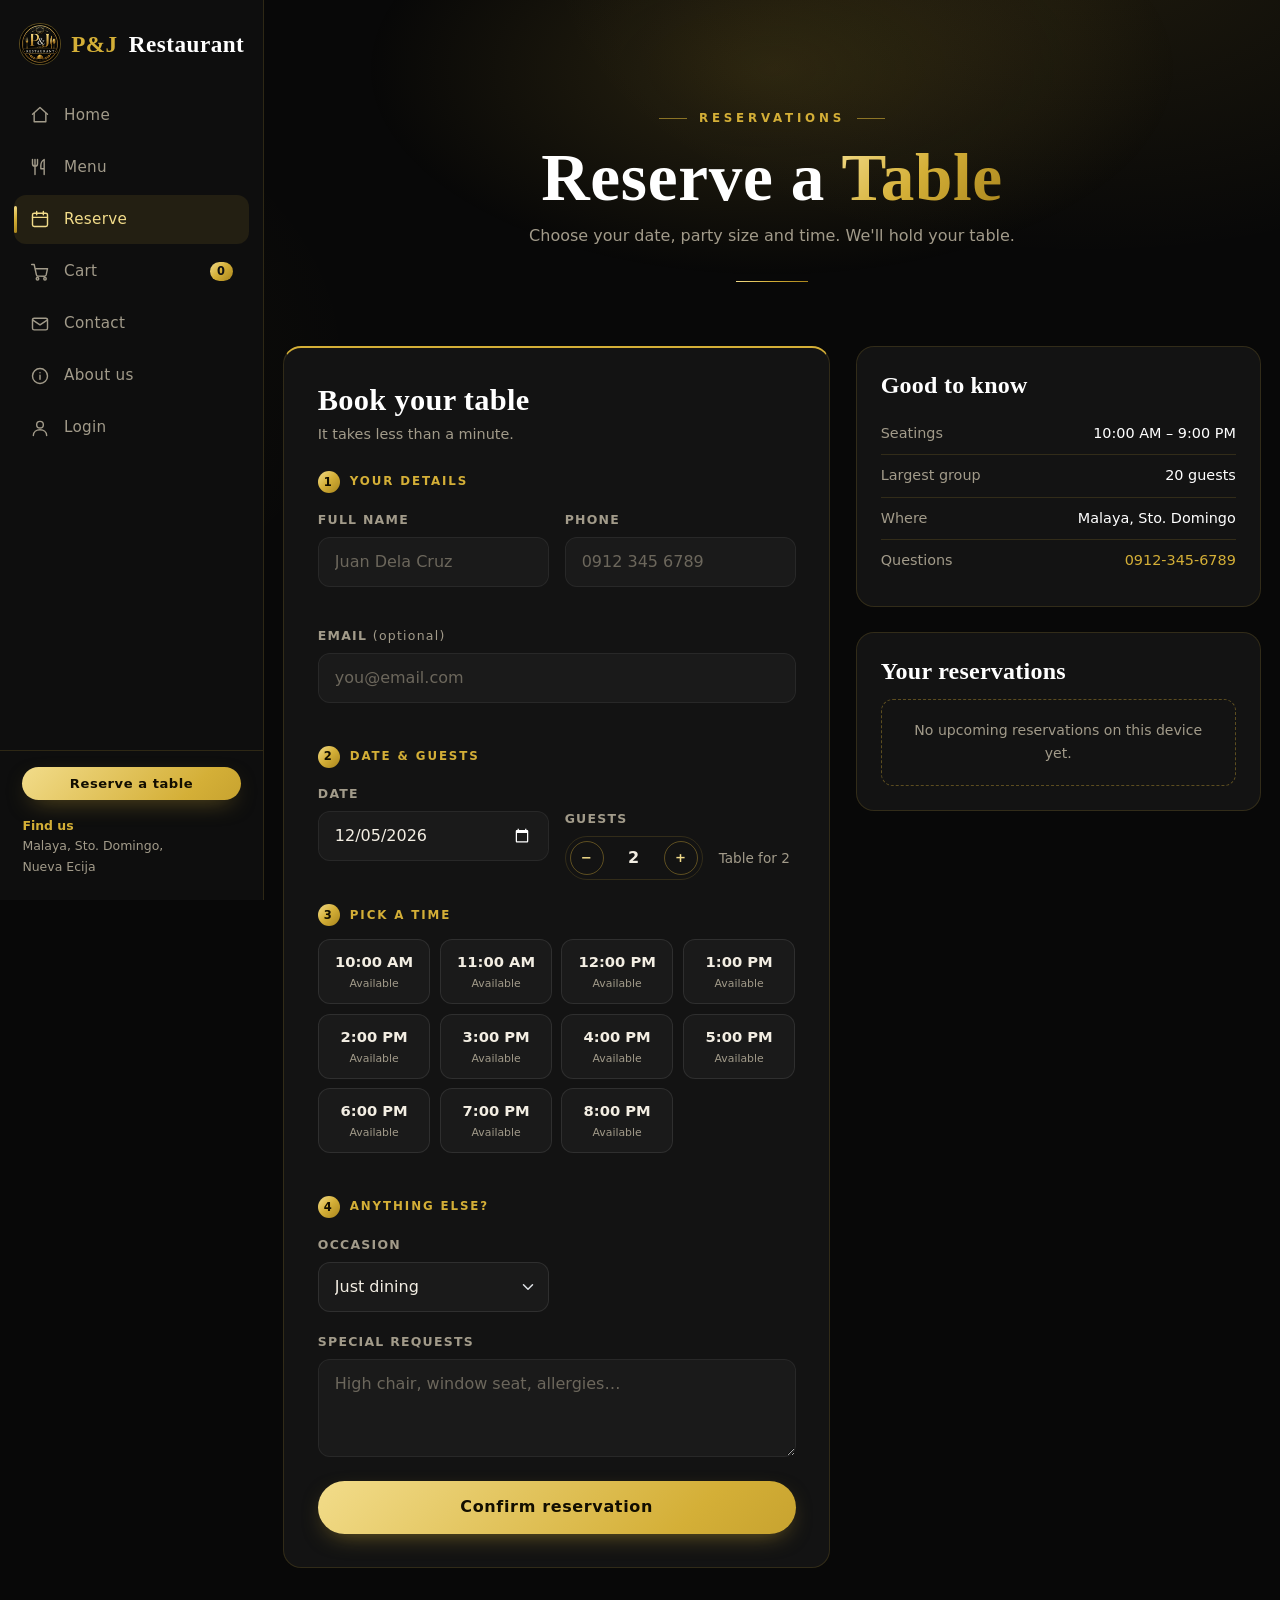
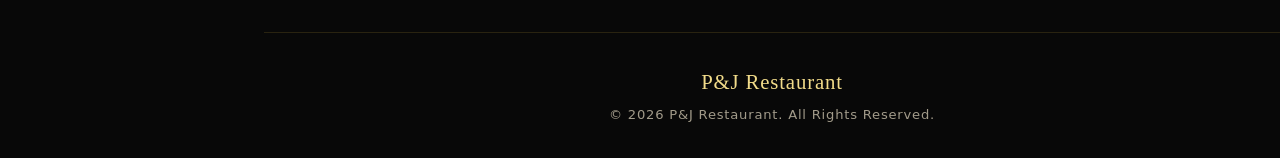
<file: reservation.html>
<!DOCTYPE html>
<html lang="en" data-bs-theme="dark">
<head>
  <meta charset="UTF-8">
  <meta name="viewport" content="width=device-width, initial-scale=1.0">
  <meta name="theme-color" content="#080808">
  <title>Reserve a Table | P&amp;J Restaurant</title>
  <link rel="icon" href="files/Logo.jpg">
  <link rel="stylesheet" href="bcs/bootstrap.min.css"> <!-- bootstrap -->
  <link rel="stylesheet" href="css/theme.css"> <!-- black & gold theme (all pages) -->
</head>
<body>

<!-- Mobile top bar + burger -->
<header class="topbar d-lg-none">
  <a href="index.html" class="brand"><img src="files/Logo.jpg" alt=""><span>P&amp;J</span></a>
  <button class="burger" type="button" data-bs-toggle="offcanvas" data-bs-target="#mainNav" aria-controls="mainNav" aria-label="Open menu"><svg viewBox="0 0 24 24" fill="none" stroke="currentColor" stroke-width="2" stroke-linecap="round" aria-hidden="true"><path d="M4 7h16M4 12h16M4 17h10"/></svg></button>
</header>

<!-- Sidebar: fixed on desktop, slide-in menu on mobile -->
<aside id="mainNav" class="sidebar offcanvas-lg offcanvas-start" tabindex="-1" aria-label="Main navigation">
  <div class="sidebar-head">
    <a href="index.html" class="brand"><img src="files/Logo.jpg" alt="P&amp;J Restaurant logo"><span>P&amp;J</span> Restaurant</a>
    <button type="button" class="btn-close d-lg-none" data-bs-dismiss="offcanvas" data-bs-target="#mainNav" aria-label="Close menu"></button>
  </div>
  <div class="sidebar-body">
    <nav class="navbar-nav">
        <a href="index.html" class="nav-link"><span class="nav-ico" aria-hidden="true"><svg viewBox="0 0 24 24" aria-hidden="true"><path d="M3 11l9-8 9 8"/><path d="M5 10v10h14V10"/></svg></span><span class="nav-text">Home</span></a>
        <a href="menu.html" class="nav-link"><span class="nav-ico" aria-hidden="true"><svg viewBox="0 0 24 24" aria-hidden="true"><path d="M6 3v7M3 3v5a3 3 0 0 0 6 0V3M6 10v11"/><path d="M17 21V3c-2.5 1.5-4 4-4 7.5V14h4"/></svg></span><span class="nav-text">Menu</span></a>
        <a href="reservation.html" class="nav-link active" aria-current="page"><span class="nav-ico" aria-hidden="true"><svg viewBox="0 0 24 24" aria-hidden="true"><rect x="3" y="5" width="18" height="16" rx="2"/><path d="M3 10h18M8 3v4M16 3v4"/></svg></span><span class="nav-text">Reserve</span></a>
        <a href="cart.html" class="nav-link"><span class="nav-ico" aria-hidden="true"><svg viewBox="0 0 24 24" aria-hidden="true"><circle cx="9" cy="20" r="1.5"/><circle cx="18" cy="20" r="1.5"/><path d="M2 3h3l2.7 12.4a2 2 0 0 0 2 1.6h7.7a2 2 0 0 0 2-1.5L21 8H6"/></svg></span><span class="nav-text">Cart</span> <span id="cartCount" class="badge bg-warning text-dark">0</span></a>
        <a href="contact.html" class="nav-link"><span class="nav-ico" aria-hidden="true"><svg viewBox="0 0 24 24" aria-hidden="true"><rect x="3" y="5" width="18" height="14" rx="2"/><path d="M3 7l9 6 9-6"/></svg></span><span class="nav-text">Contact</span></a>
        <a href="a.html" class="nav-link"><span class="nav-ico" aria-hidden="true"><svg viewBox="0 0 24 24" aria-hidden="true"><circle cx="12" cy="12" r="9"/><path d="M12 11v5M12 8h.01"/></svg></span><span class="nav-text">About us</span></a>
        <a href="login.html" class="nav-link"><span class="nav-ico" aria-hidden="true"><svg viewBox="0 0 24 24" aria-hidden="true"><circle cx="12" cy="8" r="4"/><path d="M4 21c0-4.4 3.6-7 8-7s8 2.6 8 7"/></svg></span><span class="nav-text">Login</span></a>
    </nav>
  </div>
  <div class="sidebar-foot">
    <a href="reservation.html" class="btn btn-warning btn-sm w-100 mb-3">Reserve a table</a>
    <b>Find us</b><br>Malaya, Sto. Domingo,<br>Nueva Ecija
  </div>
</aside>


<section class="page-hero">
  <span class="eyebrow">Reservations</span>
  <h1>Reserve a <span class="gold-text">Table</span></h1>
  <p>Choose your date, party size and time. We'll hold your table.</p>
</section>

<main class="res-wrap">
  <div class="res-card">
    <!-- Booking form -->
    <div id="resFormWrap">
      <h2>Book your table</h2>
      <p class="sub">It takes less than a minute.</p>

      <form id="resForm" novalidate>
        <div class="step-label"><i>1</i> Your details</div>
        <div class="row g-3">
          <div class="col-sm-6">
            <label class="form-label" for="resName">Full name</label>
            <input type="text" id="resName" class="form-control" autocomplete="name" placeholder="Juan Dela Cruz">
            <span class="field-err" data-err="name"></span>
          </div>
          <div class="col-sm-6">
            <label class="form-label" for="resPhone">Phone</label>
            <input type="tel" id="resPhone" class="form-control" autocomplete="tel" placeholder="0912 345 6789">
            <span class="field-err" data-err="phone"></span>
          </div>
          <div class="col-12">
            <label class="form-label" for="resEmail">Email <span class="text-muted text-lowercase fw-normal">(optional)</span></label>
            <input type="email" id="resEmail" class="form-control" autocomplete="email" placeholder="you@email.com">
            <span class="field-err" data-err="email"></span>
          </div>
        </div>

        <div class="step-label"><i>2</i> Date &amp; guests</div>
        <div class="row g-3 align-items-end">
          <div class="col-sm-6">
            <label class="form-label" for="resDate">Date</label>
            <input type="date" id="resDate" class="form-control">
            <span class="field-err" data-err="date"></span>
          </div>
          <div class="col-sm-6">
            <span class="form-label d-block">Guests</span>
            <div class="party">
              <div class="qty">
                <button type="button" class="btn btn-outline-dark btn-sm" id="partyMinus" aria-label="Fewer guests">−</button>
                <span class="qty-num" id="partyNum" aria-live="polite">2</span>
                <button type="button" class="btn btn-outline-dark btn-sm" id="partyPlus" aria-label="More guests">+</button>
              </div>
              <span class="party-hint" id="partyHint"></span>
            </div>
          </div>
        </div>

        <div class="step-label"><i>3</i> Pick a time</div>
        <div class="slots" id="resSlots" role="group" aria-label="Available times"></div>
        <span class="field-err" data-err="slot"></span>

        <div class="step-label"><i>4</i> Anything else?</div>
        <div class="row g-3">
          <div class="col-sm-6">
            <label class="form-label" for="resOccasion">Occasion</label>
            <select id="resOccasion" class="form-select">
              <option value="">Just dining</option>
              <option>Birthday</option>
              <option>Anniversary</option>
              <option>Family gathering</option>
              <option>Date night</option>
              <option>Business meal</option>
            </select>
          </div>
          <div class="col-12">
            <label class="form-label" for="resNotes">Special requests</label>
            <textarea id="resNotes" class="form-control" rows="3" placeholder="High chair, window seat, allergies…"></textarea>
          </div>
        </div>

        <button type="submit" class="btn btn-warning btn-lg w-100 mt-4">Confirm reservation</button>
      </form>
    </div>

    <!-- Confirmation -->
    <div id="resDone" hidden></div>
  </div>

  <aside class="res-side">
    <div class="res-info">
      <h3>Good to know</h3>
      <ul>
        <li><span>Seatings</span><b id="resHours">—</b></li>
        <li><span>Largest group</span><b id="resMax">—</b></li>
        <li><span>Where</span><b>Malaya, Sto. Domingo</b></li>
        <li><span>Questions</span><b><a href="tel:09123456789">0912-345-6789</a></b></li>
      </ul>
    </div>
    <div class="res-info">
      <h3>Your reservations</h3>
      <div class="my-res" id="myRes"></div>
    </div>
  </aside>
</main>


<footer>
  <span class="foot-brand">P&amp;J Restaurant</span>
  <p>© 2026 P&amp;J Restaurant. All Rights Reserved.</p>
</footer>

<script src="botjs/bootstrap.bundle.min.js"></script>
<script src="js/script.js"></script>
<script src="js/account.js"></script>
<script src="js/reservation.js"></script>
<script src="js/ui.js"></script>
</body>
</html>
</file>
<file: css/theme.css>
/* =====================================================================
   P&J Restaurant — Black & Gold theme
   One stylesheet for every page (replaces style/nav/about/login/track.css)
   Sections:
   1 Tokens · 2 Base · 3 Motion helpers · 4 Sidebar · 5 Buttons & forms
   6 Page heroes · 7 Home · 8 Sales chart · 9 Menu · 10 Cart & receipt
   11 Contact · 12 About · 13 Account · 14 Track · 15 Reservation
   16 Toast · 17 Footer · 18 Responsive / reduced motion
   ===================================================================== */

/* ---------- 1. TOKENS ---------- */
:root {
  --bg: #080808;
  --bg-2: #0e0e0e;
  --surface: #131313;
  --surface-2: #1a1a1a;
  --surface-3: #222;
  --line: rgba(212, 175, 55, 0.16);
  --line-strong: rgba(212, 175, 55, 0.38);

  --gold: #d4af37;
  --gold-light: #f2dc8a;
  --gold-dark: #a8841c;
  --gold-grad: linear-gradient(135deg, #f2dc8a 0%, #d4af37 48%, #a8841c 100%);
  --gold-glow: 0 0 0 1px var(--line-strong), 0 10px 40px -12px rgba(212, 175, 55, 0.35);

  --text: #f3eee3;
  --muted: #a29b8a;
  --danger: #e0645c;
  --ok: #6fcf97;

  --font-display: "Cormorant Garamond", "Playfair Display", Georgia, serif;
  --font-body: "Inter", system-ui, -apple-system, "Segoe UI", Roboto, Arial, sans-serif;

  --nav-width: 264px;
  --radius: 18px;
  --radius-sm: 12px;
  --ease: cubic-bezier(0.22, 1, 0.36, 1);
  --t: 0.35s var(--ease);
}

/* Bootstrap 5.3 dark mode variables, pointed at our tokens */
[data-bs-theme="dark"] {
  --bs-body-bg: var(--bg);
  --bs-body-color: var(--text);
  --bs-body-font-family: var(--font-body);
  --bs-secondary-color: var(--muted);
  --bs-border-color: var(--line);
  --bs-link-color: var(--gold);
  --bs-link-hover-color: var(--gold-light);
  --bs-emphasis-color: #fff;
  --bs-tertiary-bg: var(--surface-2);
}

/* ---------- 2. BASE ---------- */
html { scroll-behavior: smooth; }

body {
  min-height: 100vh;
  display: flex;
  flex-direction: column;
  font-family: var(--font-body);
  font-size: 1rem;
  line-height: 1.65;
  color: var(--text);
  background:
    radial-gradient(900px 500px at 85% -5%, rgba(212, 175, 55, 0.10), transparent 60%),
    radial-gradient(700px 500px at -5% 40%, rgba(212, 175, 55, 0.05), transparent 60%),
    var(--bg);
  background-attachment: fixed;
  overflow-x: hidden;
  -webkit-font-smoothing: antialiased;
  animation: pageIn 0.7s var(--ease) both;
}
body.leaving { opacity: 0; transition: opacity 0.22s ease; }

main, .page { flex: 1 0 auto; }

h1, h2, h3, h4, .display-5 {
  font-family: var(--font-display);
  font-weight: 600;
  letter-spacing: 0.01em;
  color: #fff;
}
h5, h6, .h5, .h6 { font-family: var(--font-body); font-weight: 600; color: #fff; }
.h5 { font-size: 1.05rem; }

a { color: var(--gold); text-decoration: none; transition: color 0.2s ease; }
a:hover { color: var(--gold-light); }

::selection { background: var(--gold); color: #000; }
:focus-visible { outline: 2px solid var(--gold); outline-offset: 3px; }

.text-muted, .text-body-secondary { color: var(--muted) !important; }
.text-warning { color: var(--gold) !important; }
.text-danger { color: var(--danger) !important; }
.text-success { color: var(--ok) !important; }

.eyebrow {
  display: inline-block;
  margin-bottom: 0.9rem;
  font-size: 0.74rem;
  font-weight: 600;
  letter-spacing: 0.32em;
  text-transform: uppercase;
  color: var(--gold);
}
.eyebrow::before, .eyebrow::after {
  content: "";
  display: inline-block;
  width: 28px; height: 1px;
  margin: 0 12px;
  vertical-align: middle;
  background: var(--gold);
  opacity: 0.6;
}
.eyebrow.left::before { display: none; }
.eyebrow.left::after { margin-left: 12px; }

.gold-text {
  background: var(--gold-grad);
  -webkit-background-clip: text;
  background-clip: text;
  color: transparent;
}
.hairline {
  height: 1px; border: 0; margin: 0;
  background: linear-gradient(90deg, transparent, var(--line-strong), transparent);
  opacity: 1;
}

.section { padding: clamp(56px, 8vw, 104px) 0; }
.section-head { text-align: center; max-width: 640px; margin: 0 auto 3rem; }
.section-head h2 { font-size: clamp(2rem, 4.2vw, 3rem); margin: 0 0 0.6rem; }
.section-head p { color: var(--muted); margin: 0; }

.surface {
  background: var(--surface);
  border: 1px solid var(--line);
  border-radius: var(--radius);
  box-shadow: 0 20px 50px -30px #000;
}

/* ---------- 3. MOTION HELPERS ---------- */
@keyframes pageIn   { from { opacity: 0; } to { opacity: 1; } }
@keyframes fadeUp   { from { opacity: 0; transform: translateY(26px); } to { opacity: 1; transform: none; } }
@keyframes fadeDown { from { opacity: 0; transform: translateY(-16px); } to { opacity: 1; transform: none; } }
@keyframes popIn    { from { opacity: 0; transform: scale(0.94); } to { opacity: 1; transform: none; } }
@keyframes floaty   { 0%, 100% { transform: translateY(0); } 50% { transform: translateY(-12px); } }
@keyframes spin     { to { transform: rotate(360deg); } }
@keyframes shimmer  { to { transform: translateX(260%) skewX(-20deg); } }
@keyframes pulseDot { 0% { box-shadow: 0 0 0 0 rgba(111, 207, 151, 0.6); } 80%,100% { box-shadow: 0 0 0 9px rgba(111, 207, 151, 0); } }
@keyframes badgePop { 0% { transform: scale(1); } 40% { transform: scale(1.45); } 100% { transform: scale(1); } }
@keyframes drawCheck { to { stroke-dashoffset: 0; } }
@keyframes glowPulse { 0%,100% { box-shadow: 0 0 0 0 rgba(212,175,55,0.45); } 70% { box-shadow: 0 0 0 16px rgba(212,175,55,0); } }

/* scroll-reveal (ui.js adds .in) */
.reveal { opacity: 0; transform: translateY(28px); transition: opacity 0.8s var(--ease), transform 0.8s var(--ease); transition-delay: var(--d, 0s); }
.reveal.in { opacity: 1; transform: none; }
.no-js .reveal { opacity: 1; transform: none; }

.rise { animation: fadeUp 0.9s var(--ease) both; animation-delay: var(--d, 0s); }

/* ---------- 4. SIDEBAR / TOPBAR ---------- */
.topbar {
  position: sticky; top: 0; z-index: 1030;
  display: flex; align-items: center; justify-content: space-between;
  padding: 0.7rem 1rem;
  background: rgba(8, 8, 8, 0.82);
  backdrop-filter: blur(14px);
  border-bottom: 1px solid var(--line);
}
.brand {
  display: inline-flex; align-items: center; gap: 0.7rem;
  font-family: var(--font-display);
  font-size: 1.45rem; font-weight: 700; letter-spacing: 0.02em;
  color: #fff; text-decoration: none;
}
.brand:hover { color: #fff; }
.brand span { color: var(--gold); }
.brand img { width: 40px; height: 40px; border-radius: 50%; object-fit: cover; box-shadow: 0 0 0 1px var(--line-strong); }

.burger {
  display: inline-flex; align-items: center; justify-content: center;
  width: 42px; height: 42px; padding: 0;
  color: var(--gold); background: transparent;
  border: 1px solid var(--line-strong); border-radius: 12px;
  transition: background 0.25s ease, transform 0.25s ease;
}
.burger:hover { background: rgba(212, 175, 55, 0.12); transform: scale(1.05); }
.burger svg { width: 22px; height: 22px; }

.sidebar { background: var(--bg-2); color: var(--text); }
.sidebar-head {
  display: flex; align-items: center; justify-content: space-between;
  padding: 1.5rem 1.25rem 1.2rem;
}
.sidebar-body { flex: 1 1 auto; padding: 0.5rem 0.9rem 1rem; overflow-y: auto; }
.sidebar .navbar-nav { display: flex; flex-direction: column; gap: 4px; }

.sidebar .nav-link {
  position: relative;
  display: flex; align-items: center; gap: 0.85rem;
  padding: 0.72rem 1rem;
  border-radius: 12px;
  color: var(--muted);
  font-size: 0.95rem; font-weight: 500; letter-spacing: 0.02em;
  transition: color 0.25s ease, background 0.25s ease, transform 0.25s var(--ease);
}
.sidebar .nav-link .nav-ico { display: inline-flex; width: 20px; height: 20px; }
.sidebar .nav-link .nav-ico svg { width: 20px; height: 20px; stroke: currentColor; fill: none; stroke-width: 1.7; stroke-linecap: round; stroke-linejoin: round; }
.sidebar .nav-link .badge { margin-left: auto; }
.sidebar .nav-link::before {
  content: ""; position: absolute; left: 0; top: 22%; bottom: 22%;
  width: 3px; border-radius: 3px; background: var(--gold-grad);
  transform: scaleY(0); transition: transform 0.35s var(--ease);
}
.sidebar .nav-link:hover { color: #fff; background: rgba(255, 255, 255, 0.04); transform: translateX(4px); }
.sidebar .nav-link.active { color: var(--gold-light); background: rgba(212, 175, 55, 0.10); }
.sidebar .nav-link.active::before { transform: scaleY(1); }

.sidebar-foot { padding: 1rem 1.4rem 1.4rem; font-size: 0.78rem; color: var(--muted); border-top: 1px solid var(--line); }
.sidebar-foot b { color: var(--gold); font-weight: 600; }

.badge.bg-warning, .badge.bg-warning.text-dark {
  background: var(--gold-grad) !important; color: #111 !important;
  font-weight: 700; border-radius: 999px; padding: 0.35em 0.65em;
}
.badge.pop { animation: badgePop 0.5s var(--ease); }

.btn-close { filter: invert(1) grayscale(1) brightness(2); opacity: 0.8; }

@media (max-width: 991.98px) {
  .sidebar { --bs-offcanvas-width: min(300px, 84vw); --bs-offcanvas-bg: var(--bg-2); --bs-offcanvas-color: var(--text); border-right: 1px solid var(--line); }
}
@media (min-width: 992px) {
  .sidebar {
    position: fixed; top: 0; bottom: 0; left: 0; z-index: 1030;
    display: flex; flex-direction: column; width: var(--nav-width);
    background-color: var(--bg-2) !important; color: var(--text) !important;
    border-right: 1px solid var(--line);
    animation: fadeDown 0.7s var(--ease) both;
  }
  body { padding-left: var(--nav-width); }
}

/* ---------- 5. BUTTONS & FORMS ---------- */
.btn {
  --bs-btn-border-radius: 999px;
  position: relative; overflow: hidden;
  padding: 0.7rem 1.5rem;
  font-size: 0.92rem; font-weight: 600; letter-spacing: 0.04em;
  border-radius: 999px;
  transition: transform var(--t), box-shadow var(--t), background 0.3s ease, color 0.3s ease, border-color 0.3s ease;
}
.btn:active { transform: scale(0.97); }
.btn-lg { padding: 0.9rem 2rem; font-size: 1rem; }
.btn-sm { padding: 0.4rem 0.9rem; font-size: 0.82rem; }

.btn-warning {
  color: #120e00; border: 0;
  background: var(--gold-grad);
  background-size: 160% 160%;
  box-shadow: 0 8px 24px -10px rgba(212, 175, 55, 0.6);
}
.btn-warning::after {
  content: ""; position: absolute; top: 0; left: -60%;
  width: 40%; height: 100%;
  background: linear-gradient(90deg, transparent, rgba(255, 255, 255, 0.55), transparent);
  transform: skewX(-20deg);
}
.btn-warning:hover, .btn-warning:focus-visible {
  color: #000; background: var(--gold-grad); background-position: 100% 50%;
  transform: translateY(-3px);
  box-shadow: 0 14px 30px -10px rgba(212, 175, 55, 0.75);
}
.btn-warning:hover::after { animation: shimmer 0.9s ease; }
.btn-warning:disabled, .btn-warning.disabled { color: #3a3000; background: var(--gold-dark); opacity: 0.55; box-shadow: none; transform: none; }

.btn-dark, .btn-outline-dark, .btn-outline-light {
  color: var(--gold-light);
  background: transparent;
  border: 1px solid var(--line-strong);
}
.btn-dark:hover, .btn-outline-dark:hover, .btn-outline-light:hover,
.btn-dark:focus-visible, .btn-outline-dark:focus-visible {
  color: #000; background: var(--gold); border-color: var(--gold);
  transform: translateY(-3px);
  box-shadow: 0 12px 26px -12px rgba(212, 175, 55, 0.8);
}
.btn-outline-dark:disabled, .btn-outline-dark.disabled { color: var(--muted); border-color: rgba(255,255,255,0.08); background: transparent; opacity: 0.5; transform: none; }
.btn-outline-danger { color: var(--danger); border: 1px solid rgba(224, 100, 92, 0.45); background: transparent; }
.btn-outline-danger:hover { color: #fff; background: var(--danger); border-color: var(--danger); transform: translateY(-2px); }

.form-label { margin-bottom: 0.4rem; font-size: 0.78rem; font-weight: 600; letter-spacing: 0.1em; text-transform: uppercase; color: var(--muted); }
.form-control, .form-select, .contact-form input, .contact-form textarea {
  padding: 0.75rem 1rem;
  color: var(--text);
  background-color: var(--surface-2);
  border: 1px solid rgba(255, 255, 255, 0.09);
  border-radius: var(--radius-sm);
  transition: border-color 0.25s ease, box-shadow 0.25s ease, background 0.25s ease;
}
.form-control::placeholder, .contact-form textarea::placeholder, .contact-form input::placeholder { color: #6c675c; }
.form-control:focus, .form-select:focus, .contact-form input:focus, .contact-form textarea:focus {
  color: #fff; background-color: #1f1f1f;
  border-color: var(--gold);
  box-shadow: 0 0 0 4px rgba(212, 175, 55, 0.15);
  outline: 0;
}
.form-control[readonly] { color: var(--muted); background: #101010; }
.form-control.invalid, .form-select.invalid { border-color: var(--danger); box-shadow: 0 0 0 4px rgba(224, 100, 92, 0.14); }
input[type="date"], input[type="time"] { color-scheme: dark; }
.field-err { display: block; min-height: 1.1em; margin-top: 0.3rem; font-size: 0.8rem; color: var(--danger); }
.input-group .form-control { border-radius: var(--radius-sm) 0 0 var(--radius-sm); }
.input-group .btn { border-radius: 0 var(--radius-sm) var(--radius-sm) 0; }

hr { border-color: var(--line-strong); opacity: 0.5; }

/* ---------- 6. PAGE HEROES (inner pages) ---------- */
.page-hero {
  position: relative; text-align: center;
  padding: clamp(56px, 9vw, 104px) 1rem clamp(40px, 6vw, 64px);
  overflow: hidden;
}
.page-hero::before {
  content: ""; position: absolute; inset: -40% 10% auto; height: 120%;
  background: radial-gradient(closest-side, rgba(212, 175, 55, 0.16), transparent);
  pointer-events: none;
}
.page-hero > * { position: relative; }
.page-hero .eyebrow { animation: fadeUp 0.8s var(--ease) 0.1s both; }
.page-hero h1 { font-size: clamp(2.4rem, 6vw, 4.2rem); margin: 0 0 0.6rem; line-height: 1.05; animation: fadeUp 0.9s var(--ease) 0.2s both; }
.page-hero p { max-width: 560px; margin: 0 auto; color: var(--muted); animation: fadeUp 0.9s var(--ease) 0.32s both; }
.page-hero::after {
  content: ""; display: block; width: 72px; height: 1px; margin: 2rem auto 0;
  background: var(--gold-grad); animation: popIn 1s var(--ease) 0.5s both;
}

/* ---------- 7. HOME ---------- */
.hero { position: relative; padding: clamp(48px, 8vw, 96px) 0 clamp(48px, 7vw, 88px); }
.hero .container { max-width: 1180px; }
.hero h1 { font-size: clamp(2.9rem, 6.6vw, 5.4rem); line-height: 1.02; margin: 0.4rem 0 1.2rem; }
.hero h1 em { font-style: italic; font-weight: 600; background: var(--gold-grad); -webkit-background-clip: text; background-clip: text; color: transparent; padding-right: 0.08em; }
.hero .lead { max-width: 460px; font-size: 1.08rem; font-weight: 400; color: var(--muted); }
.hero .eyebrow { animation: fadeUp 0.8s var(--ease) 0.1s both; }
.hero h1 { animation: fadeUp 0.9s var(--ease) 0.2s both; }
.hero .lead { animation: fadeUp 0.9s var(--ease) 0.32s both; }
.hero-buttons { animation: fadeUp 0.9s var(--ease) 0.44s both; }
.hero-stats {
  display: flex; flex-wrap: wrap; gap: 2.2rem; margin-top: 3rem;
  padding-top: 1.6rem; border-top: 1px solid var(--line);
  animation: fadeUp 0.9s var(--ease) 0.58s both;
}
.hero-stats b { display: block; font-family: var(--font-display); font-size: 2.3rem; line-height: 1; color: var(--gold-light); font-weight: 600; }
.hero-stats span { font-size: 0.74rem; letter-spacing: 0.16em; text-transform: uppercase; color: var(--muted); }

.hero-image { position: relative; display: flex; justify-content: center; animation: popIn 1.2s var(--ease) 0.3s both; }
.hero-emblem { position: relative; width: min(440px, 80vw); aspect-ratio: 1; animation: floaty 7s ease-in-out infinite; }
.hero-emblem::before {
  content: ""; position: absolute; inset: -14px; border-radius: 50%;
  background: conic-gradient(from 0deg, transparent 0 55%, rgba(242, 220, 138, 0.9) 75%, transparent 92%);
  -webkit-mask: radial-gradient(farthest-side, transparent calc(100% - 2px), #000 calc(100% - 1px));
          mask: radial-gradient(farthest-side, transparent calc(100% - 2px), #000 calc(100% - 1px));
  animation: spin 9s linear infinite;
}
.hero-emblem::after {
  content: ""; position: absolute; inset: -60px; z-index: -1; border-radius: 50%;
  background: radial-gradient(closest-side, rgba(212, 175, 55, 0.28), transparent);
  filter: blur(14px);
}
.hero-emblem img { width: 100%; height: 100%; border-radius: 50%; object-fit: cover; box-shadow: 0 30px 80px -20px #000, 0 0 0 1px var(--line-strong); }

/* favourite cards */
.food-container { display: grid; grid-template-columns: repeat(auto-fit, minmax(260px, 1fr)); gap: 1.6rem; max-width: 1100px; margin: 0 auto; }
.food-container > [class*="col"] { width: auto; max-width: none; padding: 0; }
.food-card, .menu-card, .about-card, .card {
  background: var(--surface);
  border: 1px solid var(--line) !important;
  border-radius: var(--radius) !important;
  overflow: hidden;
  box-shadow: 0 24px 50px -32px #000 !important;
  transition: transform var(--t), border-color var(--t), box-shadow var(--t);
  color: var(--text);
}
.food-card:hover, .menu-card:hover {
  transform: translateY(-8px);
  border-color: var(--line-strong) !important;
  box-shadow: 0 34px 60px -30px rgba(0, 0, 0, 0.9), 0 0 40px -18px rgba(212, 175, 55, 0.5) !important;
}
.card-img-top { height: 220px; width: 100%; object-fit: cover; transition: transform 0.9s var(--ease); }
.food-card:hover .card-img-top, .menu-card:hover .card-img-top { transform: scale(1.08); }
.food-card .card-body, .menu-card .card-body { padding: 1.4rem 1.3rem 1.5rem; }
.food-card h3, .menu-card h3 { font-size: 1.55rem; margin-bottom: 0.35rem; }
.food-card p, .menu-card p { font-size: 0.92rem; }
.food-card .badge { font-size: 1rem !important; }

.reserve-band {
  position: relative; text-align: center; overflow: hidden;
  padding: clamp(56px, 8vw, 96px) 1rem;
  border-top: 1px solid var(--line); border-bottom: 1px solid var(--line);
  background:
    radial-gradient(600px 260px at 50% 0%, rgba(212, 175, 55, 0.18), transparent 70%),
    var(--bg-2);
}
.reserve-band h2 { font-size: clamp(2rem, 4.6vw, 3.4rem); margin: 0 0 0.6rem; }
.reserve-band p { max-width: 520px; margin: 0 auto 1.8rem; color: var(--muted); }

/* ---------- 8. BEST-SELLER CHART ---------- */
.sales { max-width: 1100px; margin: 0 auto; }
.sales-card { padding: clamp(1.2rem, 3vw, 2rem); }
.sales-top { display: flex; flex-wrap: wrap; gap: 1rem; align-items: center; justify-content: space-between; margin-bottom: 1.6rem; }
.sales-top h3 { margin: 0; font-size: 1.7rem; }
.sales-tools { display: flex; flex-wrap: wrap; gap: 0.7rem; align-items: center; }
.live-pill {
  display: inline-flex; align-items: center; gap: 8px;
  padding: 0.3rem 0.8rem; border: 1px solid rgba(111, 207, 151, 0.35); border-radius: 999px;
  font-size: 0.7rem; font-weight: 600; letter-spacing: 0.16em; text-transform: uppercase; color: var(--ok);
}
.live-pill i { width: 7px; height: 7px; border-radius: 50%; background: var(--ok); animation: pulseDot 1.8s infinite; }
.seg { display: inline-flex; padding: 3px; border: 1px solid var(--line); border-radius: 999px; background: var(--bg); }
.seg button { padding: 0.35rem 1rem; border: 0; border-radius: 999px; background: transparent; color: var(--muted); font-size: 0.8rem; font-weight: 600; transition: all 0.3s var(--ease); }
.seg button.on { color: #000; background: var(--gold-grad); }
.seg button:not(.on):hover { color: #fff; }
.sales-demo { padding: 0.35rem 0.9rem; font-size: 0.76rem; }

.sales-grid { display: grid; grid-template-columns: 330px 1fr; gap: clamp(1.2rem, 3vw, 2.4rem); align-items: start; }

.spotlight {
  position: relative; overflow: hidden; border-radius: var(--radius);
  border: 1px solid var(--line-strong);
  background: linear-gradient(180deg, rgba(212, 175, 55, 0.10), rgba(212, 175, 55, 0.02));
}
.spotlight-img { position: relative; height: 190px; background: var(--surface-2) center / cover no-repeat; display: flex; align-items: center; justify-content: center; font-size: 4rem; }
.spotlight-img::after { content: ""; position: absolute; inset: 0; background: linear-gradient(180deg, transparent 45%, var(--surface) 100%); }
.crown {
  position: absolute; z-index: 2; top: 12px; left: 12px;
  display: inline-flex; align-items: center; gap: 6px;
  padding: 0.3rem 0.75rem; border-radius: 999px;
  font-size: 0.68rem; font-weight: 700; letter-spacing: 0.14em; text-transform: uppercase;
  color: #120e00; background: var(--gold-grad);
  animation: glowPulse 2.4s infinite;
}
.crown svg { width: 14px; height: 14px; fill: currentColor; }
.spotlight-body { padding: 1rem 1.3rem 1.4rem; }
.spotlight-body h4 { font-size: 1.9rem; margin: 0; line-height: 1.1; }
.spotlight-body small { color: var(--muted); }
.spotlight-stats { display: flex; gap: 1.6rem; margin-top: 1rem; }
.spotlight-stats b { display: block; font-family: var(--font-display); font-size: 2rem; line-height: 1; color: var(--gold-light); font-weight: 600; }
.spotlight-stats span { font-size: 0.68rem; letter-spacing: 0.15em; text-transform: uppercase; color: var(--muted); }
.spotlight.swap .spotlight-body, .spotlight.swap .spotlight-img { animation: popIn 0.7s var(--ease); }
.spotlight .btn { margin-top: 1.1rem; width: 100%; }

.rank-list { position: relative; }
.rank-row {
  position: absolute; left: 0; right: 0; height: 52px;
  display: grid; grid-template-columns: 26px 1fr 84px; align-items: center; gap: 12px;
  transition: transform 0.8s var(--ease), opacity 0.5s ease;
  will-change: transform;
}
.rank-row.enter { opacity: 0; }
.rank-no { font-family: var(--font-display); font-size: 1.35rem; color: var(--muted); text-align: center; transition: color 0.4s ease; }
.rank-row.first .rank-no { color: var(--gold-light); }
.rank-main { min-width: 0; }
.rank-name { display: flex; justify-content: space-between; gap: 8px; margin-bottom: 6px; font-size: 0.9rem; font-weight: 500; }
.rank-name span { overflow: hidden; text-overflow: ellipsis; white-space: nowrap; }
.rank-name small { color: var(--muted); flex-shrink: 0; }
.rank-track { height: 10px; border-radius: 999px; background: rgba(255, 255, 255, 0.06); overflow: hidden; }
.rank-fill {
  height: 100%; width: 0; border-radius: inherit;
  background: linear-gradient(90deg, var(--gold-dark), var(--gold));
  transition: width 1.1s var(--ease);
  position: relative;
}
.rank-row.first .rank-fill { background: var(--gold-grad); box-shadow: 0 0 18px rgba(242, 220, 138, 0.55); }
.rank-fill::after { content: ""; position: absolute; inset: 0; background: linear-gradient(90deg, transparent, rgba(255,255,255,0.35), transparent); transform: translateX(-100%); }
.rank-row.bump .rank-fill::after { animation: shimmer 1s ease; }
.rank-val { font-weight: 600; text-align: right; font-variant-numeric: tabular-nums; color: var(--gold-light); }

.sales-foot { margin: 1.4rem 0 0; font-size: 0.78rem; color: var(--muted); text-align: center; }

/* ---------- 9. MENU ---------- */
.menu-container { max-width: 1200px; margin: 0 auto; padding: 0 1.2rem 3rem; width: 100%; }
.category-buttons { display: flex; flex-wrap: wrap; justify-content: center; gap: 0.6rem; margin-bottom: 2.6rem; animation: fadeUp 0.8s var(--ease) 0.3s both; }
.category-btn {
  padding: 0.6rem 1.35rem;
  color: var(--muted); background: transparent;
  border: 1px solid rgba(255, 255, 255, 0.1); border-radius: 999px;
  font-size: 0.88rem; font-weight: 600; letter-spacing: 0.04em;
  transition: all 0.35s var(--ease);
}
.category-btn:hover { color: var(--gold-light); border-color: var(--line-strong); transform: translateY(-2px); }
.category-btn.active { color: #120e00; background: var(--gold-grad); border-color: transparent; box-shadow: 0 10px 24px -12px rgba(212, 175, 55, 0.8); }
#categoryTitle { margin-bottom: 1.8rem; font-size: clamp(1.8rem, 3.6vw, 2.5rem); text-align: center; animation: fadeUp 0.6s var(--ease) both; }

#menuItems.swapping { opacity: 0; transform: translateY(10px); }
#menuItems { transition: opacity 0.25s ease, transform 0.25s ease; }
.menu-card { animation: fadeUp 0.7s var(--ease) both; animation-delay: calc(var(--i, 0) * 70ms); }
.menu-card .card-body { display: flex; flex-direction: column; text-align: center; }
.menu-card .price { font-family: var(--font-display); font-size: 1.9rem; line-height: 1; margin: 0.4rem 0 1rem; color: var(--gold-light); font-weight: 600; }
.menu-card-placeholder { height: 220px; display: flex; align-items: center; justify-content: center; font-size: 5rem; background: linear-gradient(135deg, var(--surface-2), var(--surface-3)); }
.qty { display: inline-flex; align-items: center; justify-content: center; gap: 1rem; margin: 0 auto 1rem; padding: 4px; border: 1px solid var(--line); border-radius: 999px; }
.qty .btn { width: 34px; height: 34px; padding: 0; display: inline-flex; align-items: center; justify-content: center; border-radius: 50%; }
.qty-num { min-width: 28px; text-align: center; font-weight: 600; font-variant-numeric: tabular-nums; }
.order-now-btn { margin-top: 1rem; }

/* ---------- 10. CART & RECEIPT ---------- */
.cart-section { padding: 0 0 4rem; }
.cart-card { padding: 1.8rem; background: var(--surface); border: 1px solid var(--line); border-radius: var(--radius); position: sticky; top: 1.2rem; animation: popIn 0.8s var(--ease) 0.2s both; }
.cart-card h4 { font-size: 1.7rem; margin-bottom: 1.2rem; }
.cart-item {
  display: flex; flex-wrap: wrap; align-items: center; justify-content: space-between; gap: 1rem;
  padding: 1.1rem 1.3rem; margin-bottom: 0.9rem;
  background: var(--surface); border: 1px solid var(--line); border-radius: var(--radius-sm);
  animation: fadeUp 0.6s var(--ease) both; animation-delay: calc(var(--i, 0) * 60ms);
  transition: border-color 0.3s ease, transform 0.3s var(--ease);
}
.cart-item:hover { border-color: var(--line-strong); transform: translateX(4px); }
.cart-item strong { color: #fff; }
.cart-empty { padding: 2.2rem; text-align: center; border: 1px dashed var(--line-strong); border-radius: var(--radius); color: var(--muted); }
.cart-empty a { display: inline-block; margin-top: 0.6rem; }

.payment-option {
  display: flex !important; flex-direction: column; align-items: center; justify-content: center; gap: 4px;
  min-height: 80px; padding: 10px 6px;
  color: var(--muted) !important;
  background: var(--surface-2) !important;
  border: 1px solid rgba(255, 255, 255, 0.09) !important;
  border-radius: var(--radius-sm) !important;
  font-size: 0.82rem; font-weight: 600; line-height: 1.2; letter-spacing: 0.02em;
  transition: all 0.3s var(--ease);
}
.payment-option .pay-icon { font-size: 1.4rem; }
.payment-option:hover { color: #fff !important; border-color: var(--line-strong) !important; transform: translateY(-3px); }
.btn-check:checked + .payment-option { color: var(--gold-light) !important; background: rgba(212, 175, 55, 0.12) !important; border-color: var(--gold) !important; box-shadow: 0 0 0 3px rgba(212, 175, 55, 0.14); }
.btn-check:focus-visible + .payment-option { outline: 2px solid var(--gold); outline-offset: 2px; }
.cart-total h2 { font-family: var(--font-body); font-size: 1.1rem; color: var(--muted); }
.cart-total h2 .text-danger { color: var(--gold-light) !important; font-family: var(--font-display); font-size: 2rem; }

.receipt {
  max-width: 480px; margin: 1.5rem auto 0; padding: 1.8rem;
  background: var(--surface); color: var(--text);
  border: 1px solid var(--line-strong); border-radius: var(--radius);
  font-family: "Courier New", monospace;
  animation: popIn 0.7s var(--ease) both;
}
.receipt h4 { font-family: var(--font-display); font-size: 1.8rem; color: var(--gold-light); }
.receipt hr { border-top: 1px dashed var(--line-strong); opacity: 1; }
.receipt .table { --bs-table-bg: transparent; --bs-table-color: var(--text); --bs-table-border-color: var(--line); }

/* ---------- 11. CONTACT ---------- */
.contact { padding: 0 1.2rem 4rem; }
.contact-wrapper { display: grid; grid-template-columns: repeat(auto-fit, minmax(300px, 1fr)); gap: 1.6rem; max-width: 1000px; margin: 0 auto; }
.contact-info, .contact-form { padding: 2rem; background: var(--surface); border: 1px solid var(--line); border-radius: var(--radius); }
.contact-info { animation: fadeUp 0.9s var(--ease) 0.2s both; }
.contact-form { animation: fadeUp 0.9s var(--ease) 0.34s both; }
.contact-info .row-item { display: flex; align-items: flex-start; gap: 1rem; padding: 1rem 0; border-bottom: 1px solid var(--line); }
.contact-info .row-item:first-child { padding-top: 0; }
.contact-info .row-ico { flex: 0 0 42px; height: 42px; display: grid; place-items: center; color: var(--gold); border: 1px solid var(--line-strong); border-radius: 50%; }
.contact-info .row-ico svg { width: 18px; height: 18px; stroke: currentColor; fill: none; stroke-width: 1.7; stroke-linecap: round; stroke-linejoin: round; }
.contact-info small { display: block; color: var(--muted); font-size: 0.72rem; letter-spacing: 0.14em; text-transform: uppercase; }
.contact-info a, .contact-info .val { color: #fff; font-weight: 500; }
.contact-info a:hover { color: var(--gold-light); }
.social-title { margin: 1.6rem 0 0.8rem; font-size: 0.72rem; letter-spacing: 0.16em; text-transform: uppercase; color: var(--muted); }
.social-buttons { display: flex; gap: 0.6rem; }
.social-btn { width: 44px; height: 44px; display: grid; place-items: center; color: var(--gold); background: transparent; border: 1px solid var(--line-strong); border-radius: 50%; transition: all 0.35s var(--ease); }
.social-btn svg { width: 19px; height: 19px; }
.social-btn:hover { color: #000; background: var(--gold); transform: translateY(-4px) rotate(8deg); box-shadow: 0 10px 22px -10px rgba(212, 175, 55, 0.8); }
.contact-form h3 { font-size: 1.8rem; margin-bottom: 1.2rem; }
.contact-form input, .contact-form textarea { width: 100%; margin-bottom: 1rem; font-family: var(--font-body); }
.contact-form textarea { min-height: 140px; resize: vertical; }

/* ---------- 12. ABOUT ---------- */
.about-hero {
  position: relative; text-align: center; overflow: hidden;
  padding: clamp(70px, 11vw, 130px) 1rem clamp(56px, 8vw, 96px);
  background: linear-gradient(rgba(8, 8, 8, 0.78), var(--bg)), url("../files/Logo.jpg") center / cover no-repeat;
}
.about-hero h1 { font-size: clamp(2.6rem, 6.4vw, 4.8rem); line-height: 1.05; }
.about-hero .eyebrow { animation: fadeUp 0.8s var(--ease) 0.1s both; }
.about-hero h1 { animation: fadeUp 0.9s var(--ease) 0.2s both; }
.about-hero .lead { color: var(--muted); animation: fadeUp 0.9s var(--ease) 0.34s both; }
.story-text h2, .why-us h2 { font-size: clamp(2rem, 4vw, 3rem); }
.story-text p { color: var(--muted); font-size: 1.04rem; }
.story-image img { max-height: 440px; width: 100%; object-fit: cover; border-radius: var(--radius) !important; box-shadow: 0 30px 70px -30px #000, 0 0 0 1px var(--line-strong) !important; transition: transform 0.9s var(--ease); }
.story-image img:hover { transform: scale(1.03) rotate(-1deg); }
.why-us { background: var(--bg-2); border-top: 1px solid var(--line); border-bottom: 1px solid var(--line); }
.about-card { padding: 2rem !important; text-align: center; }
.about-card:hover { transform: translateY(-8px); border-color: var(--line-strong) !important; }
.about-icon { width: 72px; height: 72px; margin: 0 auto 1.2rem; display: grid; place-items: center; font-size: 1.9rem; border: 1px solid var(--line-strong); border-radius: 50%; background: rgba(212, 175, 55, 0.07); transition: transform 0.5s var(--ease), background 0.4s ease; }
.about-card:hover .about-icon { transform: scale(1.12) rotate(-6deg); background: rgba(212, 175, 55, 0.2); }
.mv-card { padding: 2rem; border: 1px solid var(--line); border-left: 3px solid var(--gold); border-radius: var(--radius) !important; background: var(--surface); transition: transform var(--t), border-color var(--t); }
.mv-card:hover { transform: translateY(-5px); border-color: var(--line-strong); }
.mv-card h3 { font-size: 1.7rem; }
.cta { text-align: center; padding: clamp(56px, 8vw, 96px) 1rem; background: radial-gradient(600px 260px at 50% 0%, rgba(212, 175, 55, 0.18), transparent 70%), var(--bg-2); border-top: 1px solid var(--line); }
.cta h2 { font-size: clamp(2rem, 4.4vw, 3.2rem); }

/* ---------- 13. ACCOUNT ---------- */
#accountPage { flex: 1 0 auto; width: 100%; max-width: 640px; }
#authBox h1 { font-size: clamp(2rem, 4vw, 2.8rem); animation: fadeUp 0.7s var(--ease) both; }
.account-head { display: flex; align-items: center; justify-content: space-between; flex-wrap: wrap; gap: 12px; margin-bottom: 1.4rem; animation: fadeUp 0.7s var(--ease) both; }
.account-head h1 { font-size: clamp(1.8rem, 4vw, 2.4rem); }
#welcomeName { color: var(--gold-light); }
.section-title { margin: 2rem 0 1rem; font-size: 1.7rem; }
#authBox .nav-pills { padding: 5px; border: 1px solid var(--line); border-radius: 999px; background: var(--surface); }
#authBox .nav-pills .nav-link { color: var(--muted); border-radius: 999px; font-weight: 600; transition: all 0.3s var(--ease); }
#authBox .nav-pills .nav-link:hover:not(.active) { color: #fff; }
#authBox .nav-pills .nav-link.active { color: #120e00; background: var(--gold-grad); }
#accountPage .tab-content, #profileForm {
  background: var(--surface); border: 1px solid var(--line); border-top: 2px solid var(--gold);
  border-radius: var(--radius) !important; padding: 1.8rem !important;
  animation: popIn 0.7s var(--ease) 0.15s both;
}
#profileForm h2 { font-size: 1.6rem; }
.order-btn { display: inline-flex; align-items: center; gap: 6px; padding: 0.5rem 1.2rem; color: var(--gold-light); border: 1px solid var(--line-strong); border-radius: 999px; font-size: 0.85rem; font-weight: 600; transition: all 0.3s var(--ease); }
.order-btn:hover { color: #000; background: var(--gold); transform: translateY(-2px); }
#authMsg:empty, #profileMsg:empty { display: none; }
#orderHistory > div { padding: 1.2rem 1.3rem !important; margin-bottom: 0.9rem; background: var(--surface); border: 1px solid var(--line); border-left: 3px solid var(--gold); border-radius: var(--radius-sm) !important; animation: fadeUp 0.6s var(--ease) both; transition: transform 0.3s var(--ease), border-color 0.3s ease; }
#orderHistory > div:hover { transform: translateY(-3px); border-color: var(--line-strong); }
#orderHistory > div:nth-child(2) { animation-delay: 0.08s; } #orderHistory > div:nth-child(3) { animation-delay: 0.16s; } #orderHistory > div:nth-child(n+4) { animation-delay: 0.24s; }
#orderHistory ul { margin: 0.25rem 0 0; padding-left: 1.2rem; color: var(--muted); }
#orderHistory > p { padding: 1.6rem; text-align: center; border: 1px dashed var(--line-strong); border-radius: var(--radius); }
#logoutBtn { margin-top: 0.8rem; }

/* ---------- 14. TRACK ---------- */
.track-section { min-height: 420px; padding-bottom: 4rem; }
.track-container { max-width: 720px; }
.back-link { display: inline-flex; align-items: center; gap: 6px; margin-bottom: 1rem; font-weight: 600; font-size: 0.9rem; color: var(--gold); transition: transform 0.3s var(--ease), color 0.2s; }
.back-link:hover { transform: translateX(-4px); color: var(--gold-light); }
.track-search, .track-card { padding: 1.8rem; background: var(--surface); border: 1px solid var(--line); border-top: 2px solid var(--gold); border-radius: var(--radius) !important; }
.track-search { animation: fadeUp 0.7s var(--ease) both; }
.track-card.track-enter { animation: fadeUp 0.7s var(--ease) both; }
.recent-btn { display: flex; flex-wrap: wrap; align-items: center; justify-content: space-between; gap: 8px; padding: 0.75rem 1rem; color: var(--text); text-align: left; background: var(--surface-2); border: 1px solid rgba(255, 255, 255, 0.08); border-radius: var(--radius-sm); transition: all 0.3s var(--ease); }
.recent-btn:hover { border-color: var(--line-strong); transform: translateY(-2px); }
.recent-no { font-family: "Courier New", monospace; font-weight: 700; color: var(--gold-light); }
.recent-meta { font-size: 0.8rem; color: var(--muted); }
.track-eta { margin-bottom: 1.5rem; color: var(--muted); }
.status-badge { padding: 0.55em 1em; border-radius: 999px; color: #120e00; background: var(--gold-grad); font-size: 0.8rem; }
.status-badge.status-delivered { color: #04210f; background: var(--ok); }
.stepper { margin: 0; padding: 0; list-style: none; }
.step { position: relative; display: flex; gap: 16px; padding-bottom: 28px; }
.step:last-child { padding-bottom: 0; }
.step::before { content: ""; position: absolute; top: 44px; bottom: 0; left: 21px; width: 2px; background: rgba(255, 255, 255, 0.1); }
.step:last-child::before { display: none; }
.step.done::before { background: var(--gold); }
.step-icon { position: relative; z-index: 1; flex-shrink: 0; display: grid; place-items: center; width: 44px; height: 44px; border-radius: 50%; background: var(--surface-3); font-size: 1.1rem; filter: grayscale(1); opacity: 0.55; transition: all 0.4s ease; }
.step.done .step-icon, .step.active .step-icon { background: var(--gold-grad); filter: none; opacity: 1; }
.step.active .step-icon { animation: glowPulse 1.8s ease-in-out infinite; }
.step-title { font-weight: 600; color: #fff; }
.step.pending .step-title { color: #6f6a5e; }
.step-desc { margin: 0; font-size: 0.88rem; color: var(--muted); }
.step-time { display: block; margin-top: 2px; font-size: 0.74rem; font-weight: 700; color: var(--gold); }
.step.pending .step-time { color: #5a564c; }
.track-details h2 { font-size: 1.6rem; }
.track-details ul { padding-left: 1.2rem; color: var(--muted); }

/* ---------- 15. RESERVATION ---------- */
.res-wrap { max-width: 1100px; margin: 0 auto; padding: 0 1.2rem 4rem; display: grid; grid-template-columns: minmax(0, 1.35fr) minmax(0, 1fr); gap: 1.6rem; align-items: start; }
.res-card { padding: clamp(1.3rem, 3vw, 2.1rem); background: var(--surface); border: 1px solid var(--line); border-top: 2px solid var(--gold); border-radius: var(--radius); animation: fadeUp 0.9s var(--ease) 0.2s both; }
.res-card h2 { font-size: 1.9rem; margin: 0 0 0.3rem; }
.res-card .sub { margin: 0 0 1.5rem; font-size: 0.9rem; color: var(--muted); }
.res-card .step-label { display: flex; align-items: center; gap: 10px; margin: 1.5rem 0 0.8rem; font-size: 0.74rem; font-weight: 600; letter-spacing: 0.16em; text-transform: uppercase; color: var(--gold); }
.res-card .step-label i { display: grid; place-items: center; width: 22px; height: 22px; font-style: normal; font-size: 0.72rem; color: #120e00; background: var(--gold-grad); border-radius: 50%; }
.party { display: flex; align-items: center; gap: 1rem; }
.party .qty { margin: 0; }
.party-hint { font-size: 0.85rem; color: var(--muted); }
.slots { display: grid; grid-template-columns: repeat(auto-fill, minmax(112px, 1fr)); gap: 0.6rem; }
.slot { position: relative; padding: 0.65rem 0.4rem; color: var(--text); text-align: center; background: var(--surface-2); border: 1px solid rgba(255, 255, 255, 0.09); border-radius: var(--radius-sm); transition: all 0.3s var(--ease); animation: popIn 0.5s var(--ease) both; animation-delay: calc(var(--i, 0) * 35ms); }
.slot b { display: block; font-size: 0.92rem; font-weight: 600; }
.slot small { display: block; font-size: 0.68rem; color: var(--muted); }
.slot:hover:not(:disabled) { border-color: var(--line-strong); transform: translateY(-3px); }
.slot.on { color: #120e00; background: var(--gold-grad); border-color: transparent; box-shadow: 0 10px 24px -12px rgba(212, 175, 55, 0.9); }
.slot.on small { color: rgba(18, 14, 0, 0.7); }
.slot.low small { color: var(--gold); }
.slot.on.low small { color: rgba(18, 14, 0, 0.7); }
.slot:disabled { opacity: 0.35; cursor: not-allowed; }
.slots-empty { grid-column: 1 / -1; padding: 1.2rem; text-align: center; color: var(--muted); border: 1px dashed var(--line-strong); border-radius: var(--radius-sm); }

.res-side { display: grid; gap: 1.6rem; position: sticky; top: 1.2rem; }
.res-info { padding: 1.5rem; background: var(--surface); border: 1px solid var(--line); border-radius: var(--radius); animation: fadeUp 0.9s var(--ease) 0.34s both; }
.res-info h3 { font-size: 1.5rem; margin-bottom: 0.8rem; }
.res-info ul { margin: 0; padding: 0; list-style: none; }
.res-info li { display: flex; justify-content: space-between; gap: 1rem; padding: 0.55rem 0; font-size: 0.9rem; border-bottom: 1px solid var(--line); color: var(--muted); }
.res-info li:last-child { border-bottom: 0; }
.res-info li b { color: #fff; font-weight: 500; text-align: right; }

.my-res { display: grid; gap: 0.8rem; }
.res-item { padding: 1rem 1.1rem; background: var(--surface-2); border: 1px solid var(--line); border-left: 3px solid var(--gold); border-radius: var(--radius-sm); animation: fadeUp 0.5s var(--ease) both; }
.res-item .top { display: flex; justify-content: space-between; align-items: center; gap: 8px; }
.res-item code { color: var(--gold-light); font-weight: 700; font-size: 0.85rem; letter-spacing: 0.06em; }
.res-item p { margin: 0.2rem 0 0.6rem; font-size: 0.85rem; color: var(--muted); }
.res-item .btn { padding: 0.25rem 0.8rem; font-size: 0.75rem; }
.res-none { padding: 1.2rem; text-align: center; font-size: 0.88rem; color: var(--muted); border: 1px dashed var(--line-strong); border-radius: var(--radius-sm); }

.res-done { text-align: center; padding: 1rem 0 0.4rem; animation: popIn 0.7s var(--ease) both; }
.check-ring { width: 84px; height: 84px; margin: 0 auto 1.2rem; }
.check-ring circle { fill: none; stroke: var(--gold); stroke-width: 2; opacity: 0.35; }
.check-ring path { fill: none; stroke: var(--gold-light); stroke-width: 4; stroke-linecap: round; stroke-linejoin: round; stroke-dasharray: 60; stroke-dashoffset: 60; animation: drawCheck 0.8s var(--ease) 0.3s forwards; }
.res-done h2 { font-size: 2.1rem; }
.res-code { display: inline-block; margin: 0.6rem 0 1.2rem; padding: 0.5rem 1.2rem; font-family: "Courier New", monospace; font-size: 1.15rem; font-weight: 700; letter-spacing: 0.12em; color: var(--gold-light); border: 1px dashed var(--line-strong); border-radius: 10px; }
.res-summary { max-width: 340px; margin: 0 auto 1.4rem; text-align: left; }
.res-summary div { display: flex; justify-content: space-between; gap: 1rem; padding: 0.5rem 0; border-bottom: 1px solid var(--line); font-size: 0.92rem; }
.res-summary span { color: var(--muted); }

/* ---------- 16. TOAST ---------- */
.toasts { position: fixed; z-index: 2000; right: 1.2rem; bottom: 1.2rem; display: flex; flex-direction: column; gap: 0.6rem; pointer-events: none; }
.toast-pj {
  display: flex; align-items: center; gap: 0.8rem; max-width: min(380px, calc(100vw - 2.4rem));
  padding: 0.85rem 1.1rem; color: var(--text); font-size: 0.9rem;
  background: rgba(24, 24, 24, 0.94); backdrop-filter: blur(12px);
  border: 1px solid var(--line-strong); border-left: 3px solid var(--gold); border-radius: 14px;
  box-shadow: 0 20px 40px -16px #000;
  transform: translateX(30px); opacity: 0;
  animation: toastIn 0.5s var(--ease) forwards;
  pointer-events: auto;
}
.toast-pj.err { border-left-color: var(--danger); }
.toast-pj.ok  { border-left-color: var(--ok); }
.toast-pj.out { animation: toastOut 0.4s ease forwards; }
@keyframes toastIn  { to { transform: none; opacity: 1; } }
@keyframes toastOut { from { transform: none; opacity: 1; } to { transform: translateX(30px); opacity: 0; } }

/* ---------- 17. FOOTER ---------- */
footer, .site-footer {
  margin-top: auto; padding: 2rem 1rem; text-align: center;
  font-size: 0.82rem; letter-spacing: 0.06em; color: var(--muted);
  background: var(--bg) !important; border-top: 1px solid var(--line);
}
footer p { margin: 0; }
footer .foot-brand { display: block; margin-bottom: 0.3rem; font-family: var(--font-display); font-size: 1.3rem; letter-spacing: 0.04em; color: var(--gold-light); }

/* ---------- 18. RESPONSIVE / REDUCED MOTION / PRINT ---------- */
@media (max-width: 991.98px) {
  .hero { text-align: center; }
  .hero .lead { margin-left: auto; margin-right: auto; }
  .hero-buttons, .hero-stats { justify-content: center; }
  .sales-grid { grid-template-columns: 1fr; }
  .res-wrap { grid-template-columns: 1fr; }
  .res-side { position: static; }
  .cart-card { position: static; }
  .story-text { text-align: center; }
}
@media (max-width: 575.98px) {
  .hero-stats { gap: 1.4rem; }
  .eyebrow::before, .eyebrow::after { width: 14px; margin: 0 8px; }
  .sales-tools { width: 100%; }
  .rank-row { grid-template-columns: 22px 1fr 70px; }
  .toasts { left: 1rem; right: 1rem; bottom: 1rem; }
  .toast-pj { max-width: none; }
  .cta .btn { display: block; width: 100%; margin: 0 0 0.75rem !important; }
}
@media (prefers-reduced-motion: reduce) {
  *, *::before, *::after { animation-duration: 0.001ms !important; animation-iteration-count: 1 !important; transition-duration: 0.001ms !important; scroll-behavior: auto !important; }
  .reveal { opacity: 1; transform: none; }
}
@media print {
  body * { visibility: hidden !important; }
  #receipt, #receipt * { visibility: visible !important; }
  #receipt { position: absolute !important; top: 0; left: 0; right: 0; max-width: 480px !important; margin: 0 auto !important; color: #000 !important; background: #fff !important; border: 1px solid #000 !important; box-shadow: none !important; }
  #receipt h4, #receipt .text-muted, #receipt .table { color: #000 !important; }
  .no-print { display: none !important; }
  html, body { height: auto !important; background: #fff !important; padding: 0 !important; }
}

/* about-page line icons */
.about-icon svg { width: 30px; height: 30px; stroke: var(--gold); fill: none; stroke-width: 1.6; stroke-linecap: round; stroke-linejoin: round; }
.crown svg { stroke: none; }
.spotlight { margin: 0; }
</file>
